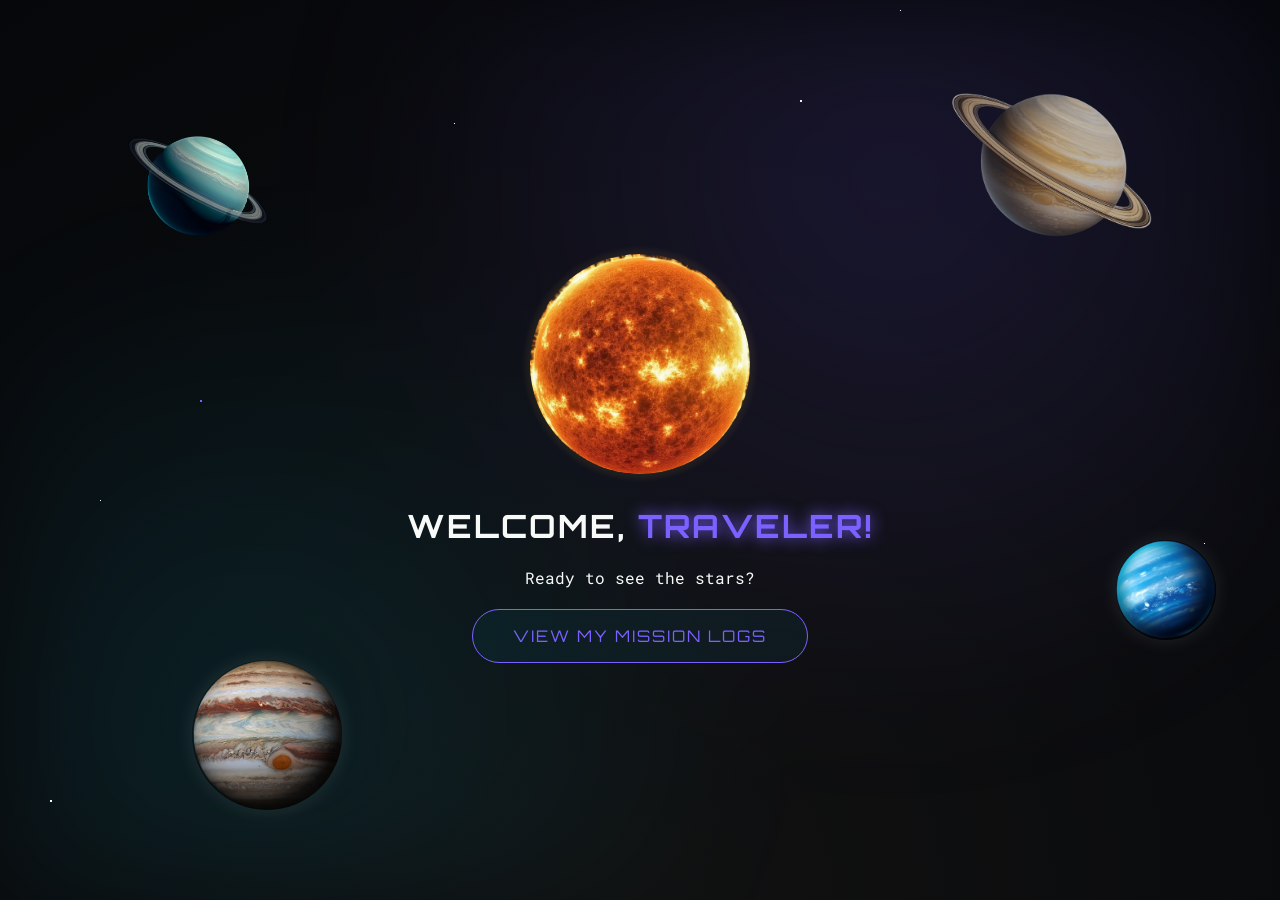
<file: index.html>
<!DOCTYPE html>
<html lang="en">

<head>
    <meta charset="UTF-8">
    <meta name="viewport" content="width=device-width, initial-scale=1.0">
    <title>Welcome, Traveler!</title>
    <link rel="icon" type="image/svg+xml" href="assets/images/urans.svg">
    <link rel="preconnect" href="https://fonts.googleapis.com">
    <link rel="preconnect" href="https://fonts.gstatic.com" crossorigin>
    <link
        href="https://fonts.googleapis.com/css2?family=Orbitron:wght@400..900&family=Roboto+Mono:ital,wght@0,100..700;1,100..700&display=swap"
        rel="stylesheet">
    <link rel="stylesheet" href="style.css">
</head>

<body>
    <div class="space-background">
        <div class="stars stars-small"></div>
        <div class="stars stars-medium"></div>
        <div class="stars stars-large"></div>
        <div class="galaxy-nebula"></div>

        <div class="floating-planet p-urans"></div>
        <div class="floating-planet p-jupiter"></div>
        <div class="floating-planet p-neptune"></div>
        <div class="floating-planet p-saturn"></div>
    </div>

    <div>
        <div class="hero">
            <div class="hero-content">
                <div class="profile-planet-wrap">
                    <div class="profile-planet-sun"></div> <img src="assets/images/sun.png" alt="Profile"
                        class="profile-planet-img">
                </div>
                <h1>Welcome, <span class="highlight">Traveler!</span></h1>
                <p class="tagline">Ready to see the stars?</p>
                <br>
                <a href="home.html" class="hero-btn">View My Mission Logs</a>
            </div>
        </div>

    </div>
</body>

</html>
</file>
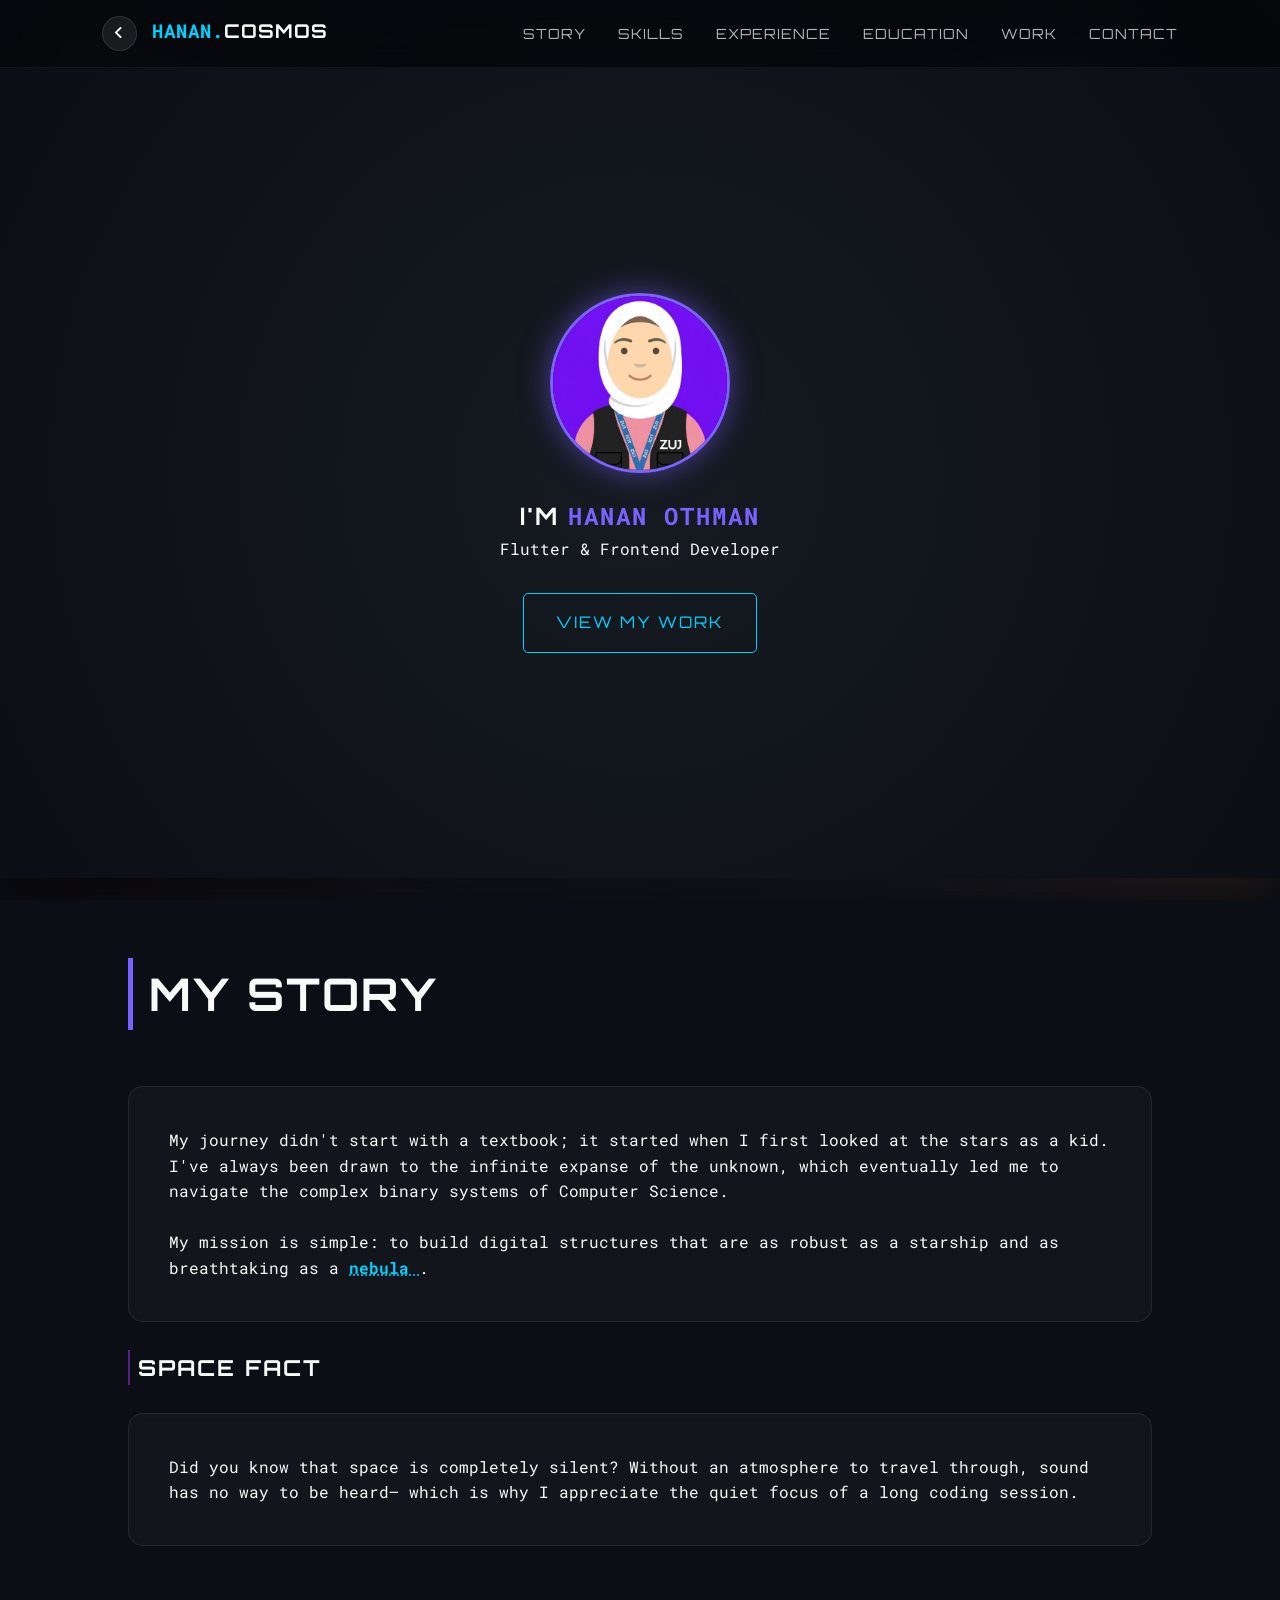
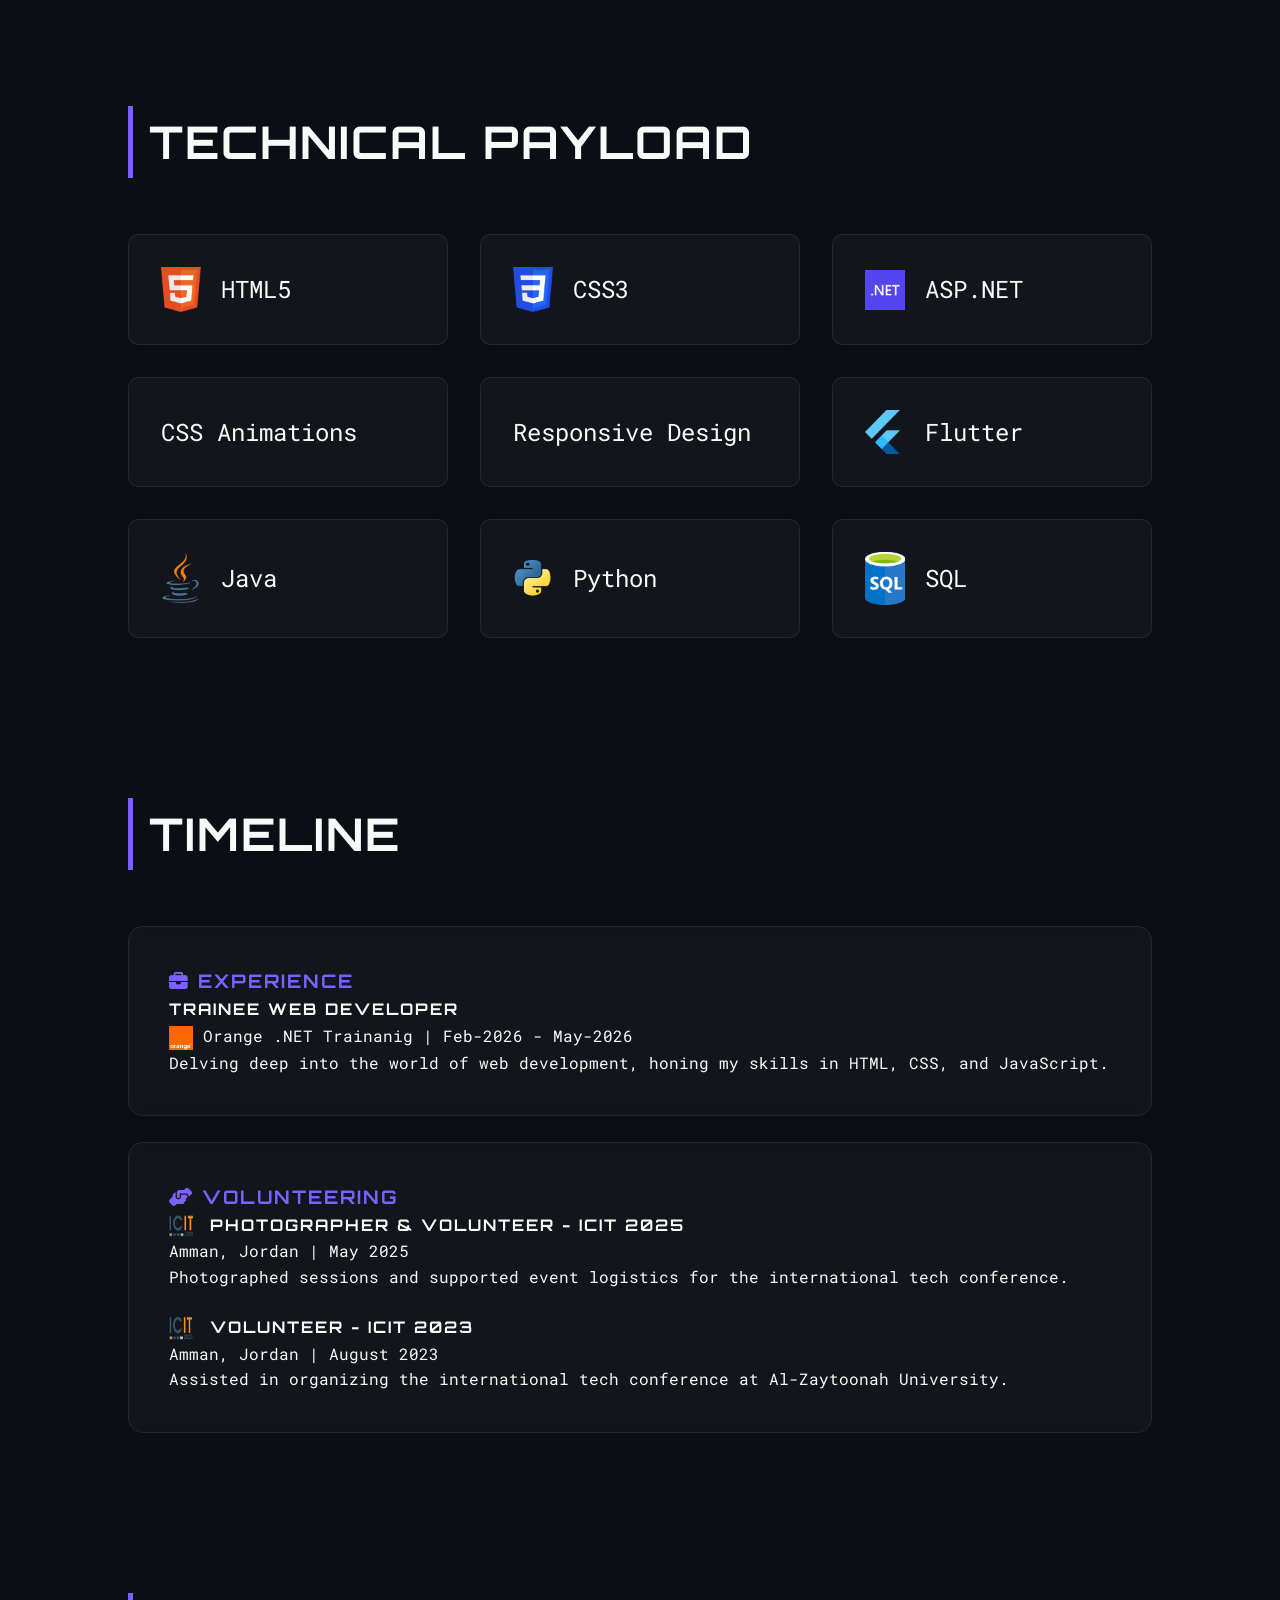
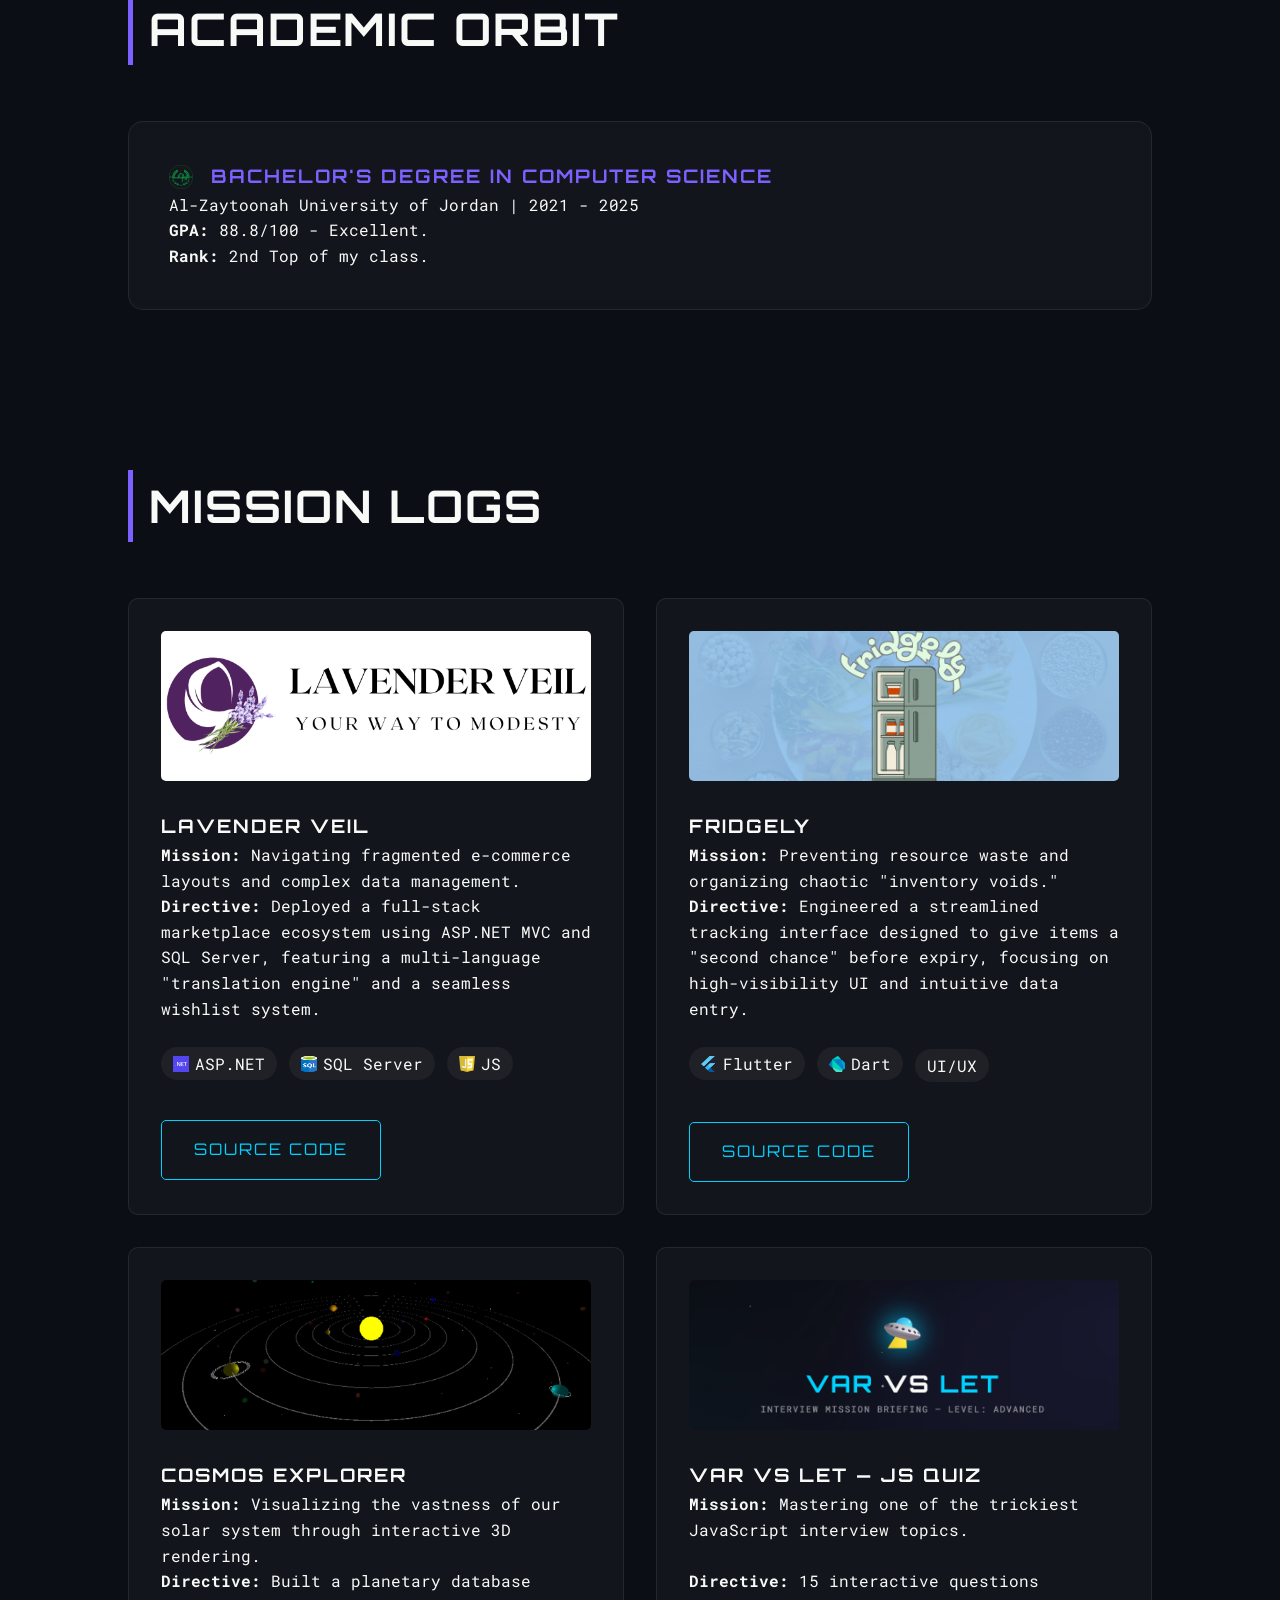
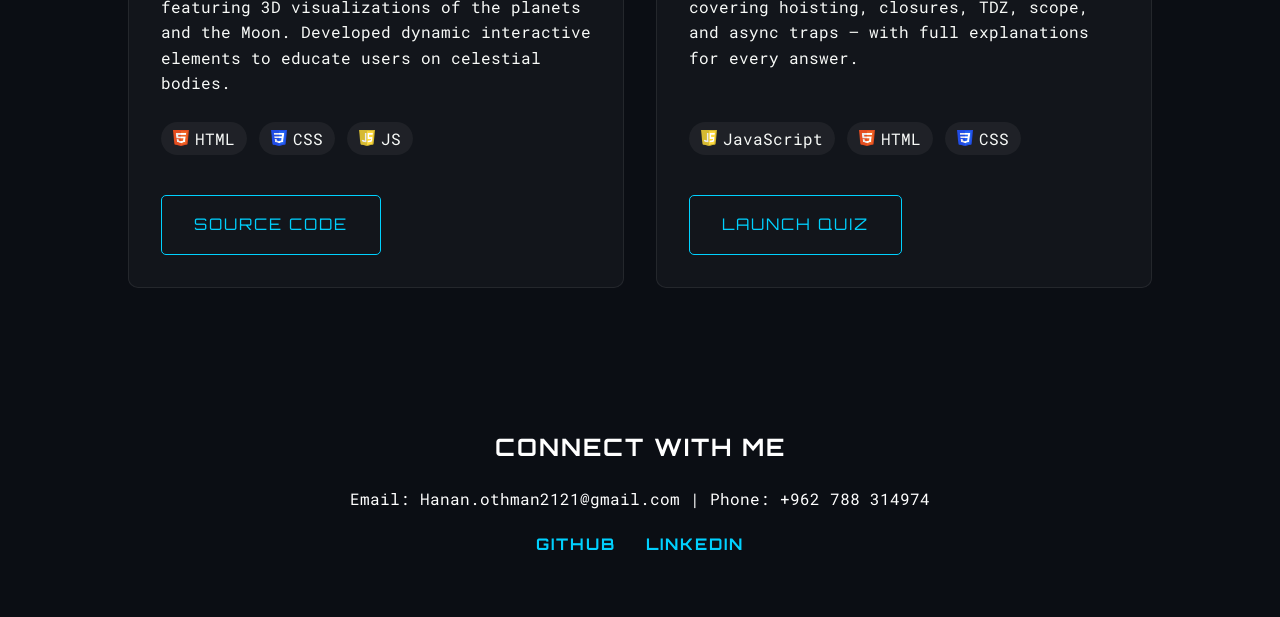
<file: home.html>
<!DOCTYPE html>
<html lang="en">

<head>
    <meta charset="UTF-8">
    <meta name="viewport" content="width=device-width, initial-scale=1.0">
    <link rel="stylesheet" href="https://cdnjs.cloudflare.com/ajax/libs/font-awesome/6.5.1/css/all.min.css">
    <title>Hanan Othman | Web Developer Portfolio</title>
    <link rel="icon" type="image/svg+xml" href="assets/images/urans.svg">
    <link rel="preconnect" href="https://fonts.googleapis.com">
    <link rel="preconnect" href="https://fonts.gstatic.com" crossorigin>
    <link
        href="https://fonts.googleapis.com/css2?family=Orbitron:wght@400..900&family=Roboto+Mono:ital,wght@0,100..700;1,100..700&display=swap"
        rel="stylesheet">
    <link rel="stylesheet" href="home.css">
</head>

<body>

    <!-- Space Background -->
    <div class="space-background">
        <div class="stars stars1"></div>
        <div class="stars stars2"></div>
        <div class="stars stars3"></div>
        <div class="stars stars4"></div>
        <div class="stars stars5"></div>
        <div class="stars stars6"></div>
        <div class="stars stars7"></div>
        <div class="stars stars8"></div>
        <div class="planet planet-earth"></div>
        <div class="planet planet-moon"></div>
        <div class="planet planet-mercury"></div>
        <div class="planet planet-venus"></div>
        <div class="planet planet-mars"></div>
        <div class="galaxy"></div>
        <div class="stars stars9"></div>
        <div class="stars stars10"></div>
        <div class="stars stars11"></div>
        <div class="stars stars12"></div>
        <div class="stars stars13"></div>
        <div class="stars stars14"></div>
        <div class="stars stars15"></div>
        <div class="stars stars16"></div>
        <div class="stars stars17"></div>
        <div class="stars stars18"></div>
        <div class="stars stars19"></div>
        <div class="stars stars20"></div>
    </div>


    <!-- Navbar -->
    <nav class="navbar">
        <div class="logo-container">
            <div class="back"><a href="index.html"><i class="fa-solid fa-angle-left"></i></a></div>
            <div class="logo-text"><span>HANAN.</span>COSMOS</div>
        </div>

        <input type="checkbox" id="nav-toggle" class="nav-toggle">
        <label for="nav-toggle" class="menu-icon">
            <i class="fa-solid fa-bars"></i>
        </label>

        <ul class="nav-links">
            <li><a href="#about">Story</a></li>
            <li><a href="#skills">Skills</a></li>
            <li><a href="#experience">Experience</a></li>
            <li><a href="#education">Education</a></li>
            <li><a href="#projects">Work</a></li>
            <li><a href="#contact">Contact</a></li>
        </ul>
    </nav>


    <main>
        <!-- Hero -->
        <section class="hero">
            <div class="hero-content">
                <div class="profile-container">
                    <img src="assets/images/hanan.png" alt="Your Name" class="profile-img">
                </div>
                <h1>I'm <span class="highlight">Hanan Othman</span></h1>
                <p class="tagline">Flutter & Frontend Developer</p>
                <a href="#projects" class="hero-btn">View My Work</a>
            </div>
        </section>

        <!-- About -->
        <section id="about" class="container">
            <h2 class="section-title">My Story</h2>
            <div class="glass-card">
                <p>My journey didn't start with a textbook; it started when I first looked at the stars as a kid. I've
                    always been drawn to the infinite expanse of the unknown, which eventually led me to navigate the
                    complex
                    binary systems of Computer Science.</p>

                <br>
                <p>My mission is simple: to build digital structures that are as robust as a
                    starship and as breathtaking as a
                    <span class="nebula-hover"> nebula
                        <img src="assets/images/nebula.jpg" alt="Nebula View" class="nebula-popup">
                    </span>.
                </p>
            </div>

            <h4 class="facts">Space Fact</h4>
            <div class="glass-card">
                <P>Did you know that space is completely silent? Without an atmosphere to travel through,
                    sound has no way to be heard— which is why I appreciate the quiet focus of a long coding session.
                </P>
            </div>
        </section>

        <!-- Skills -->
        <section id="skills" class="container">
            <h2 class="section-title">Technical Payload</h2>
            <div class="skills-grid">
                <div class="skill-card">
                    <img class="logo" src="assets/logos/HTML5.png" alt="HTML5"> HTML5
                </div>
                <div class="skill-card"><img class="logo" src="assets/logos/CSS3.png" alt="CSS3"> CSS3</div>
                <div class="skill-card"><img class="logo" src="assets/logos/NET_logo.png" alt="ASP.NET"> ASP.NET</div>
                <div class="skill-card">CSS Animations</div>
                <div class="skill-card">Responsive Design</div>
                <div class="skill-card"><img class="logo" src="assets/logos/flutter.png" alt="Flutter"> Flutter</div>
                <div class="skill-card"><img class="logo" src="assets/logos/java_logo.png" alt="Java"> Java</div>
                <div class="skill-card"><img class="logo" src="assets/logos/Python_logo.png" alt="Python"> Python</div>
                <div class="skill-card"><img class="logo" src="assets/logos/SQL.png" alt="SQL"> SQL</div>
            </div>
        </section>

        <!-- Experience -->
        <section id="experience" class="container">
            <h2 class="section-title">Timeline</h2>

            <div class="glass-card">
                <h3 class="highlight"><i class="fa-solid fa-briefcase"></i> Experience</h3>
                <div class="timeline-item">
                    <h4>Trainee Web Developer</h4>
                    <p class="tagline">
                        <img src="assets/logos/Orange.png" alt="orange logo" class="title-icon">Orange .NET Trainanig |
                        Feb-2026 - May-2026
                    </p>
                    <p>Delving deep into the world of web development, honing my skills in HTML, CSS, and JavaScript.
                    </p>
                </div>
            </div>

            <br>

            <div class="glass-card">
                <h3 class="highlight"><i class="fa-solid fa-handshake-angle"></i> Volunteering</h3>
                <div class="timeline-item">
                    <h4><img src="assets/logos/icit_25.png" alt="icit 2025" class="title-icon">
                        Photographer & Volunteer - ICIT 2025</h4>
                    <p class="tagline">Amman, Jordan | May 2025</p>
                    <p>Photographed sessions and supported event logistics for the international tech conference.</p>
                </div>
                <br>
                <div class="timeline-item">
                    <h4>
                        <img src="assets/logos/icit_23.png" alt="icit 2023" class="title-icon">
                        Volunteer - ICIT 2023
                    </h4>
                    <p class="tagline">Amman, Jordan | August 2023</p>
                    <p>Assisted in organizing the international tech conference at Al-Zaytoonah University.</p>
                </div>
            </div>
        </section>

        <!-- Education -->
        <section id="education" class="container">
            <h2 class="section-title">Academic Orbit</h2>
            <div class="glass-card">
                <div class="timeline-item">
                    <h3 class="highlight">
                        <img src="assets/logos/alzaytoonah_logo.png" alt="al zaytoonah logo" class="title-icon">
                        Bachelor's Degree in Computer Science
                    </h3>
                    <p class="tagline">Al-Zaytoonah University of Jordan | 2021 - 2025</p>
                    <p><strong>GPA:</strong> 88.8/100 - Excellent. <br><strong>Rank:</strong> 2nd Top of my class.</p>
                </div>
            </div>
        </section>

        <!-- ProjectS -->
        <section id="projects" class="container">
            <h2 class="section-title">Mission Logs</h2>
            <div class="project-grid">
                <article class="project-card">
                    <div class="project-img-container">
                        <img class="project-img" src="assets/images/lavenderVeil_light.png" alt="Lavender Veil">
                    </div>
                    <h3>Lavender Veil</h3>
                    <p><strong>Mission:</strong> Navigating fragmented e-commerce layouts and complex data management.
                        <br>
                        <strong>Directive:</strong> Deployed a full-stack marketplace ecosystem using ASP.NET MVC and
                        SQL Server,
                        featuring a multi-language "translation engine" and a seamless wishlist system.
                    </p>
                    <br>
                    <div class="project-tags">
                        <span><img src="assets/logos/NET_logo.png" alt="ASP.NET" class="tag-icon">ASP.NET</span>
                        <span><img src="assets/logos/SQL.png" alt="SQL" class="tag-icon">SQL Server</span>
                        <span><img src="assets/logos/js-logo.png" alt="JavaScript" class="tag-icon">JS</span>
                    </div>
                    <a href="https://github.com/h-othman1515/LavenderVeil.git" target="_blank"
                        class="project-link">Source Code</a>
                </article>

                <article class="project-card">
                    <div class="project-img-container">
                        <img class="project-img" src="assets/images/Fridgely.gif" alt="Fridgely">
                    </div>
                    <h3>Fridgely</h3>
                    <p><strong>Mission:</strong> Preventing resource waste and organizing chaotic "inventory voids."
                        <br>
                        <strong>Directive:</strong> Engineered a streamlined tracking interface designed to give items a
                        "second chance" before expiry, focusing on high-visibility UI and intuitive data entry.
                    </p>
                    <br>
                    <div class="project-tags">
                        <span><img src="assets/logos/flutter.png" alt="flutter" class="tag-icon">Flutter</span>
                        <span><img src="assets/logos/Dart-logo.png" alt="dart" class="tag-icon">Dart</span>
                        <span>UI/UX</span>
                    </div>
                    <a href="https://www.canva.com/design/DAHB-BuKvWk/hbBGMrFFMSYGSBeEhpwcSg/edit?utm_content=DAHB-BuKvWk&utm_campaign=designshare&utm_medium=link2&utm_source=sharebutton"
                        target="_blank" class="project-link">Source Code</a>
                </article>

                <article class="project-card">
                    <div class="project-img-container">
                        <img class="project-img" src="assets/images/space_exploration.png"
                            alt="Space Exploration Website">
                    </div>
                    <h3>Cosmos Explorer</h3>
                    <p><strong>Mission:</strong> Visualizing the vastness of our solar system through interactive 3D
                        rendering.
                        <br>
                        <strong>Directive:</strong> Built a planetary database featuring 3D visualizations of the
                        planets and the Moon. Developed dynamic interactive elements to educate users on
                        celestial bodies.
                    </p>
                    <br>
                    <div class="project-tags">
                        <span><img src="assets/logos/HTML5.png" alt="HTML5" class="tag-icon">HTML</span>
                        <span><img src="assets/logos/CSS3.png" alt="CSS3" class="tag-icon">CSS</span>
                        <span><img src="assets/logos/js-logo.png" alt="JavaScript" class="tag-icon">JS</span>
                    </div>
                    <a href="https://h-othman1515.github.io/space-exploration/index.html" target="_blank"
                        class="project-link">Source Code</a>
                </article>

                <article class="project-card">
                    <div class="project-img-container">
                        <img class="project-img" src="assets/images/js-quiz.png" alt="JS Quiz">
                    </div>
                    <h3>var vs let — JS Quiz</h3>
                    <p><strong>Mission:</strong> Mastering one of the trickiest JavaScript interview topics.
                        <br><br>
                        <strong>Directive:</strong> 15 interactive questions covering hoisting, closures,
                        TDZ, scope, and async traps — with full explanations for every answer.
                    </p>
                    <br><br>
                    <div class="project-tags">
                        <span><img src="assets/logos/js-logo.png" alt="JavaScript" class="tag-icon">JavaScript</span>
                        <span><img src="assets/logos/HTML5.png" alt="HTML" class="tag-icon">HTML</span>
                        <span><img src="assets/logos/CSS3.png" alt="CSS" class="tag-icon">CSS</span>
                    </div>
                    <a href="js-quiz.html" target="_blank" class="project-link">Launch Quiz</a>
                </article>
            </div>
        </section>
    </main>

    <!-- Footer -->
    <footer id="contact">
        <div class="footer-content">
            <h3>Connect with me</h3>
            <p>Email: Hanan.othman2121@gmail.com | Phone: +962 788 314974</p>
            <div class="socials">
                <a href="https://github.com/h-othman1515">GitHub</a>
                <a href="https://www.linkedin.com/in/hananothman">LinkedIn</a>
            </div>
        </div>
    </footer>

</body>

</html>
</file>
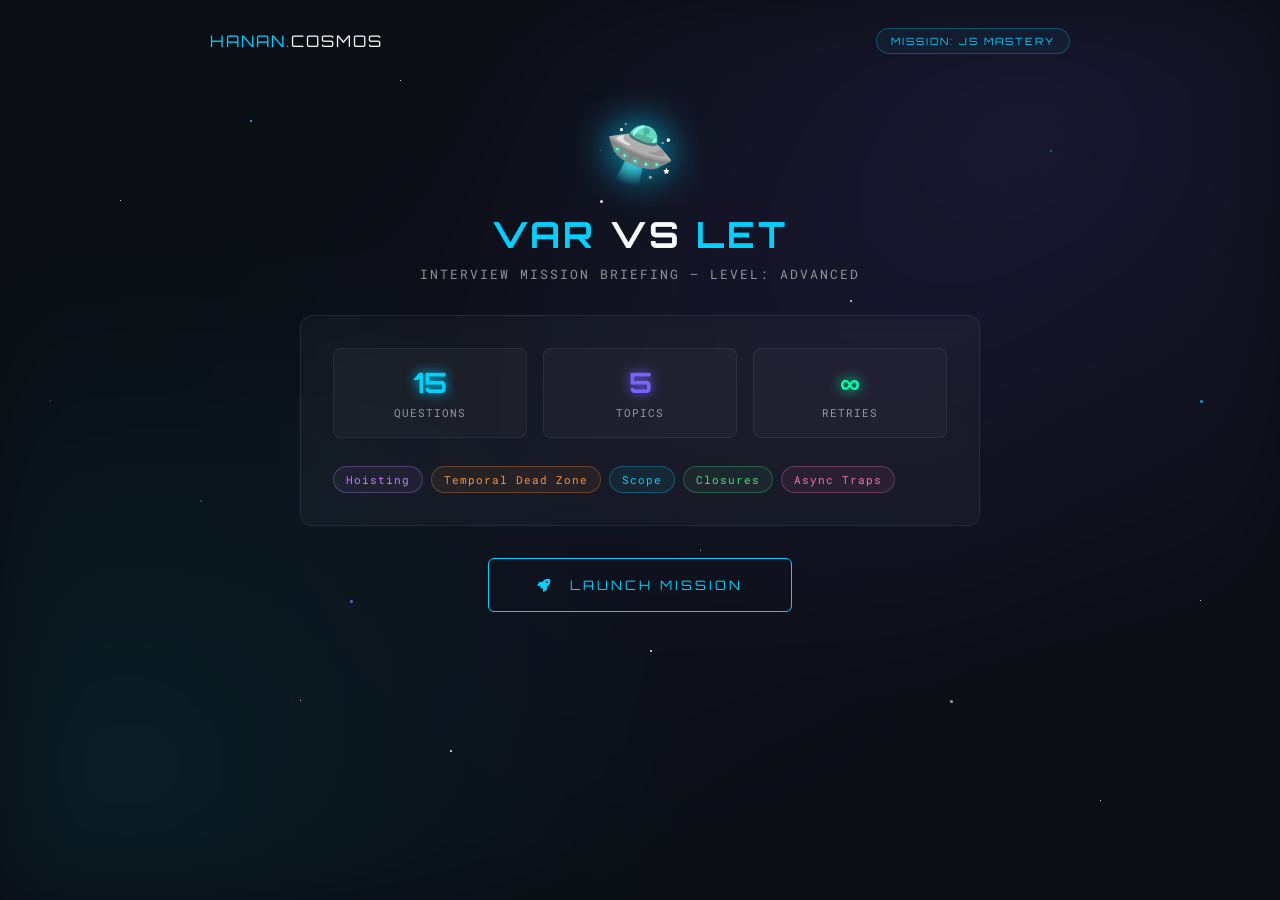
<file: js-quiz.html>
<!DOCTYPE html>
<html lang="en">
<head>
<meta charset="UTF-8">
<meta name="viewport" content="width=device-width, initial-scale=1.0">
<title>JS Quiz | var vs let — Mission Briefing</title>
<link rel="icon" type="image/svg+xml" href="assets/images/urans.svg">
<link rel="preconnect" href="https://fonts.googleapis.com">
<link rel="preconnect" href="https://fonts.gstatic.com" crossorigin>
<link href="https://fonts.googleapis.com/css2?family=Orbitron:wght@400;500;700;900&family=Roboto+Mono:wght@300;400;500;700&display=swap" rel="stylesheet">
<link rel="stylesheet" href="https://cdnjs.cloudflare.com/ajax/libs/font-awesome/6.5.1/css/all.min.css">

<style>
/* ─── Reset & Base ─── */
*, *::before, *::after { margin: 0; padding: 0; box-sizing: border-box; }

:root {
  --bg:        #0b0e14;
  --bg2:       #0f1319;
  --cyan:      #00d1ff;
  --purple:    #7b61ff;
  --green:     #00ffaa;
  --red:       #ff4d6d;
  --text:      #f8faf8;
  --muted:     rgba(248,250,248,0.55);
  --glass-bg:  rgba(255,255,255,0.03);
  --glass-bd:  rgba(255,255,255,0.08);
  --card-glow-c: rgba(0,209,255,0.15);
  --card-glow-p: rgba(123,97,255,0.15);
}

html { scroll-behavior: smooth; }

body {
  background: var(--bg);
  color: var(--text);
  font-family: 'Roboto Mono', monospace;
  min-height: 100vh;
  overflow-x: hidden;
  cursor: default;
  cursor: url('assets/cursors/Gemini_shipFlying.png'), auto;
}

a, button:hover {
    cursor: url('assets/cursors/Gemini_shipAction.png'), pointer;
}

/* ─── Stars Background ─── */
.space-bg {
  position: fixed; inset: 0; z-index: 0; pointer-events: none; overflow: hidden;
}

.stars {
  position: absolute; background: transparent; border-radius: 50%;
}
.s1 { width:1px; height:1px;
  box-shadow: 120px 200px #fff, 400px 80px #fff, 800px 350px rgba(255,255,255,0.7),
    1200px 600px #fff, 300px 700px #fff, 600px 150px rgba(255,255,255,0.5),
    900px 450px #fff, 150px 900px rgba(255,255,255,0.6), 1400px 250px #fff,
    700px 550px rgba(255,255,255,0.8), 1100px 800px #fff, 50px 400px rgba(255,255,255,0.4);
  animation: twinkle 6s infinite alternate;
}
.s2 { width:2px; height:2px;
  box-shadow: 250px 120px #00d1ff, 850px 300px rgba(255,255,255,0.9),
    1300px 500px #7b61ff, 450px 750px #fff, 1050px 150px rgba(0,209,255,0.6),
    650px 650px #fff, 200px 500px rgba(123,97,255,0.5);
  animation: twinkle 4s infinite 1s alternate;
}
.s3 { width:3px; height:3px;
  box-shadow: 600px 200px rgba(255,255,255,0.9), 1200px 400px rgba(0,209,255,0.8),
    350px 600px rgba(123,97,255,0.9), 950px 700px rgba(255,255,255,0.6);
  animation: twinkle 8s infinite 2s alternate;
}
.nebula-bg {
  position: absolute; inset: 0;
  background:
    radial-gradient(circle at 80% 15%, rgba(123,97,255,0.12) 0%, transparent 45%),
    radial-gradient(circle at 10% 85%, rgba(0,209,255,0.08) 0%, transparent 40%),
    radial-gradient(circle at 50% 50%, rgba(123,97,255,0.05) 0%, transparent 60%);
  filter: blur(40px);
}

@keyframes twinkle { from { opacity:.2; } to { opacity: .9; } }

/* ─── Page Layout ─── */
.page-wrap {
  position: relative; z-index: 1;
  min-height: 100vh;
  display: flex; flex-direction: column; align-items: center;
  padding: 0 16px 60px;
}

/* ─── Header ─── */
.quiz-header {
  width: 100%; max-width: 860px;
  padding: 28px 0 0;
  display: flex; align-items: center; justify-content: space-between;
  margin-bottom: 40px;
}

.logo-text {
  font-family: 'Orbitron', sans-serif;
  font-size: 16px; letter-spacing: 2px; text-transform: uppercase;
  color: var(--text);
}
.logo-text span { color: var(--cyan); }

.mission-badge {
  font-family: 'Orbitron', sans-serif;
  font-size: 10px; letter-spacing: 2px; text-transform: uppercase;
  color: var(--cyan);
  border: 1px solid rgba(0,209,255,0.3);
  padding: 6px 14px; border-radius: 20px;
  background: rgba(0,209,255,0.05);
}

/* ─── Intro Screen ─── */
.intro-screen {
  width: 100%; max-width: 680px;
  text-align: center;
  padding: 20px 0;
  animation: fadeUp .6s ease both;
}

.mission-icon {
  font-size: 56px; margin-bottom: 24px;
  filter: drop-shadow(0 0 20px var(--cyan));
  display: block;
}

.intro-screen h1 {
  font-family: 'Orbitron', sans-serif;
  font-size: clamp(22px, 4vw, 36px);
  letter-spacing: 3px; text-transform: uppercase;
  margin-bottom: 8px;
}
.intro-screen h1 span { color: var(--cyan); }

.intro-screen .subtitle {
  font-size: 13px; color: var(--muted); letter-spacing: 2px;
  text-transform: uppercase; margin-bottom: 32px;
}

.intro-card {
  background: var(--glass-bg);
  border: 1px solid var(--glass-bd);
  border-radius: 12px;
  padding: 32px;
  backdrop-filter: blur(8px);
  margin-bottom: 32px;
  text-align: left;
}

.stat-row {
  display: grid; grid-template-columns: repeat(3, 1fr); gap: 16px;
  margin-bottom: 28px;
}
.stat-item {
  background: rgba(255,255,255,0.03);
  border: 1px solid rgba(255,255,255,0.06);
  border-radius: 8px; padding: 16px 12px; text-align: center;
}
.stat-num {
  font-family: 'Orbitron', sans-serif;
  font-size: 28px; font-weight: 700;
  color: var(--cyan);
  text-shadow: 0 0 12px var(--cyan);
  display: block;
}
.stat-label { font-size: 11px; color: var(--muted); letter-spacing: 1px; text-transform: uppercase; }

.topics-list {
  display: flex; flex-wrap: wrap; gap: 8px;
}
.topic-tag {
  font-family: 'Roboto Mono', monospace;
  font-size: 11px; letter-spacing: 1px;
  padding: 5px 12px; border-radius: 20px;
  border: 1px solid;
}
.tag-hoist  { color: #c084fc; border-color: rgba(192,132,252,0.3); background: rgba(192,132,252,0.07); }
.tag-tdz    { color: #fb923c; border-color: rgba(251,146,60,0.3);  background: rgba(251,146,60,0.07); }
.tag-scope  { color: #00d1ff; border-color: rgba(0,209,255,0.3);   background: rgba(0,209,255,0.07); }
.tag-closure{ color: #4ade80; border-color: rgba(74,222,128,0.3);  background: rgba(74,222,128,0.07); }
.tag-async  { color: #f472b6; border-color: rgba(244,114,182,0.3); background: rgba(244,114,182,0.07); }

.launch-btn {
  font-family: 'Orbitron', sans-serif;
  font-size: 13px; letter-spacing: 3px; text-transform: uppercase;
  padding: 18px 48px;
  background: transparent;
  border: 1px solid var(--cyan);
  color: var(--cyan);
  border-radius: 6px;
  cursor: pointer;
  transition: all .4s ease;
  position: relative; overflow: hidden;
}
.launch-btn::before {
  content: ''; position: absolute; inset: 0;
  background: var(--cyan); transform: scaleX(0); transform-origin: left;
  transition: transform .4s ease; z-index: -1;
}
.launch-btn:hover { color: var(--bg); box-shadow: 0 0 25px var(--cyan); }
.launch-btn:hover::before { transform: scaleX(1); }

/* ─── Quiz Screen ─── */
.quiz-screen { width: 100%; max-width: 760px; display: none; }

/* Progress */
.progress-wrap { margin-bottom: 28px; }
.progress-meta {
  display: flex; justify-content: space-between; align-items: center;
  margin-bottom: 10px;
}
.progress-meta span {
  font-family: 'Orbitron', sans-serif;
  font-size: 11px; letter-spacing: 2px; text-transform: uppercase; color: var(--muted);
}
.progress-meta .q-counter { color: var(--cyan); }
.progress-track {
  height: 3px; background: rgba(255,255,255,0.08); border-radius: 2px; position: relative;
}
.progress-fill {
  height: 100%; background: linear-gradient(90deg, var(--purple), var(--cyan));
  border-radius: 2px; transition: width .5s cubic-bezier(.4,0,.2,1);
  box-shadow: 0 0 8px var(--cyan);
}

/* Category pill */
.cat-row {
  display: flex; align-items: center; gap: 10px; margin-bottom: 16px;
}
.cat-pill {
  font-family: 'Orbitron', sans-serif;
  font-size: 10px; letter-spacing: 2px; text-transform: uppercase;
  padding: 5px 14px; border-radius: 20px; border: 1px solid;
}

/* Question Card */
.q-card {
  background: var(--glass-bg);
  border: 1px solid var(--glass-bd);
  border-radius: 14px;
  padding: 36px;
  backdrop-filter: blur(8px);
  margin-bottom: 20px;
  animation: fadeUp .4s ease both;
  position: relative; overflow: hidden;
}
.q-card::before {
  content: ''; position: absolute; top: 0; left: 0; right: 0; height: 2px;
  background: linear-gradient(90deg, transparent, var(--purple), var(--cyan), transparent);
}

.q-num-label {
  font-family: 'Orbitron', sans-serif;
  font-size: 10px; letter-spacing: 3px; color: var(--muted);
  text-transform: uppercase; margin-bottom: 12px;
}

.q-title {
  font-family: 'Orbitron', sans-serif;
  font-size: clamp(14px, 2.5vw, 18px);
  font-weight: 500; letter-spacing: 1px;
  margin-bottom: 24px; line-height: 1.5;
}

/* Code Block */
.code-block {
  background: rgba(0,0,0,0.5);
  border: 1px solid rgba(255,255,255,0.1);
  border-left: 3px solid var(--purple);
  border-radius: 8px;
  padding: 20px 24px;
  font-family: 'Roboto Mono', monospace;
  font-size: 13px;
  line-height: 1.9;
  color: var(--text);
  margin-bottom: 28px;
  white-space: pre;
  overflow-x: auto;
  position: relative;
}
.code-block .kw  { color: #c084fc; }
.code-block .fn  { color: var(--cyan); }
.code-block .str { color: #4ade80; }
.code-block .num { color: #fb923c; }
.code-block .cm  { color: rgba(255,255,255,0.3); }
.code-lang {
  position: absolute; top: 8px; right: 12px;
  font-size: 10px; color: var(--muted); letter-spacing: 1px; text-transform: uppercase;
}

/* Options */
.options { display: flex; flex-direction: column; gap: 10px; }

.opt-btn {
  background: rgba(255,255,255,0.02);
  border: 1px solid rgba(255,255,255,0.08);
  border-radius: 8px;
  padding: 14px 20px;
  font-family: 'Roboto Mono', monospace;
  font-size: 13px;
  color: var(--text);
  cursor: pointer;
  text-align: left;
  transition: all .25s ease;
  display: flex; align-items: center; gap: 14px;
  position: relative; overflow: hidden;
}
.opt-index {
  font-family: 'Orbitron', sans-serif;
  font-size: 10px; font-weight: 700;
  width: 24px; height: 24px;
  border-radius: 50%; border: 1px solid rgba(255,255,255,0.2);
  display: flex; align-items: center; justify-content: center;
  flex-shrink: 0; transition: all .25s;
}
.opt-btn:hover:not(:disabled) {
  background: rgba(0,209,255,0.06);
  border-color: rgba(0,209,255,0.35);
  transform: translateX(4px);
}
.opt-btn:hover:not(:disabled) .opt-index {
  border-color: var(--cyan); color: var(--cyan);
}

.opt-btn.correct {
  background: rgba(0,255,170,0.08);
  border-color: rgba(0,255,170,0.5);
  color: #00ffaa;
  animation: pulseGreen .4s ease;
}
.opt-btn.correct .opt-index { background: #00ffaa; color: var(--bg); border-color: #00ffaa; }

.opt-btn.wrong {
  background: rgba(255,77,109,0.08);
  border-color: rgba(255,77,109,0.5);
  color: #ff4d6d;
}
.opt-btn.wrong .opt-index { background: #ff4d6d; color: var(--bg); border-color: #ff4d6d; }

.opt-btn.reveal {
  background: rgba(0,255,170,0.06);
  border-color: rgba(0,255,170,0.4);
  color: #00ffaa;
}
.opt-btn.reveal .opt-index { border-color: #00ffaa; color: #00ffaa; }

.opt-btn:disabled { cursor: default; transform: none; }

@keyframes pulseGreen {
  0%   { box-shadow: 0 0 0 0 rgba(0,255,170,.5); }
  70%  { box-shadow: 0 0 0 10px rgba(0,255,170,0); }
  100% { box-shadow: 0 0 0 0 rgba(0,255,170,0); }
}

/* Explanation */
.explanation {
  background: rgba(123,97,255,0.07);
  border: 1px solid rgba(123,97,255,0.2);
  border-left: 3px solid var(--purple);
  border-radius: 8px;
  padding: 20px 24px;
  margin-top: 16px;
  font-size: 13px;
  line-height: 1.85;
  color: rgba(248,250,248,0.85);
  display: none;
  animation: fadeUp .3s ease;
}
.explanation .exp-head {
  font-family: 'Orbitron', sans-serif;
  font-size: 10px; letter-spacing: 2px; color: var(--purple);
  text-transform: uppercase; margin-bottom: 10px;
  display: flex; align-items: center; gap: 6px;
}
.explanation strong { color: var(--text); font-weight: 500; }
.explanation code {
  background: rgba(0,0,0,0.4); padding: 2px 6px; border-radius: 4px;
  color: var(--cyan); font-size: 12px;
}

/* Bottom nav */
.q-nav {
  display: flex; justify-content: space-between; align-items: center;
  margin-top: 20px;
}
.score-live {
  font-family: 'Orbitron', sans-serif;
  font-size: 12px; letter-spacing: 2px; color: var(--muted);
}
.score-live span { color: var(--cyan); }

.next-btn {
  font-family: 'Orbitron', sans-serif;
  font-size: 11px; letter-spacing: 2px; text-transform: uppercase;
  padding: 12px 28px;
  background: transparent; border: 1px solid var(--cyan);
  color: var(--cyan); border-radius: 6px; cursor: pointer;
  transition: all .3s ease; opacity: 0; pointer-events: none;
}
.next-btn.visible { opacity: 1; pointer-events: all; }
.next-btn:hover { background: var(--cyan); color: var(--bg); box-shadow: 0 0 15px var(--cyan); }

/* ─── Results Screen ─── */
.results-screen {
  width: 100%; max-width: 680px;
  display: none; text-align: center;
  animation: fadeUp .6s ease both;
}

.results-title {
  font-family: 'Orbitron', sans-serif;
  font-size: clamp(18px, 3vw, 28px);
  letter-spacing: 3px; text-transform: uppercase;
  margin-bottom: 8px;
}
.results-subtitle { font-size: 13px; color: var(--muted); margin-bottom: 36px; }

.score-ring-wrap { position: relative; width: 180px; height: 180px; margin: 0 auto 36px; }
.score-ring-svg { transform: rotate(-90deg); }
.ring-track { fill: none; stroke: rgba(255,255,255,0.06); stroke-width: 8; }
.ring-fill  { fill: none; stroke-width: 8; stroke-linecap: round; transition: stroke-dashoffset 1.2s cubic-bezier(.4,0,.2,1); }
.score-ring-text {
  position: absolute; inset: 0; display: flex; flex-direction: column;
  align-items: center; justify-content: center;
}
.score-big {
  font-family: 'Orbitron', sans-serif;
  font-size: 40px; font-weight: 900; line-height: 1;
}
.score-denom { font-size: 13px; color: var(--muted); margin-top: 4px; }

.results-msg {
  font-family: 'Orbitron', sans-serif;
  font-size: 13px; letter-spacing: 2px; text-transform: uppercase;
  margin-bottom: 32px;
  padding: 12px 24px; border-radius: 6px; display: inline-block;
}

.stats-grid {
  display: grid; grid-template-columns: repeat(3,1fr); gap: 16px; margin-bottom: 32px;
}
.stat-box {
  background: var(--glass-bg); border: 1px solid var(--glass-bd);
  border-radius: 10px; padding: 20px 12px;
}
.stat-box .val {
  font-family: 'Orbitron', sans-serif; font-size: 26px; font-weight: 700;
  display: block; margin-bottom: 4px;
}
.stat-box .lbl { font-size: 11px; color: var(--muted); letter-spacing: 1px; text-transform: uppercase; }

.q-dots {
  display: flex; flex-wrap: wrap; gap: 8px; justify-content: center; margin-bottom: 32px;
}
.q-dot {
  width: 32px; height: 32px; border-radius: 50%;
  font-family: 'Orbitron', sans-serif; font-size: 10px; font-weight: 700;
  display: flex; align-items: center; justify-content: center;
  border: 1px solid;
}
.q-dot.c { background: rgba(0,255,170,.1); border-color: rgba(0,255,170,.5); color: #00ffaa; }
.q-dot.w { background: rgba(255,77,109,.1); border-color: rgba(255,77,109,.5); color: #ff4d6d; }

.results-btns { display: flex; gap: 16px; justify-content: center; flex-wrap: wrap; }

.btn-restart, .btn-home {
  font-family: 'Orbitron', sans-serif;
  font-size: 11px; letter-spacing: 2px; text-transform: uppercase;
  padding: 14px 32px; border-radius: 6px; cursor: pointer; transition: all .3s ease;
}
.btn-restart {
  background: transparent; border: 1px solid var(--cyan); color: var(--cyan);
}
.btn-restart:hover { background: var(--cyan); color: var(--bg); box-shadow: 0 0 20px var(--cyan); }
.btn-home {
  background: transparent; border: 1px solid rgba(255,255,255,0.15); color: var(--muted);
  text-decoration: none; display: inline-flex; align-items: center;
}
.btn-home:hover { border-color: var(--purple); color: var(--text); }

/* Explanation sub-sections */
.exp-section { margin-bottom: 16px; }
.exp-section:last-child { margin-bottom: 0; }

.exp-concept-title {
  font-family: 'Orbitron', sans-serif;
  font-size: 11px; letter-spacing: 2px; text-transform: uppercase;
  color: var(--cyan); margin-bottom: 8px;
  display: flex; align-items: center; gap: 6px;
}

.exp-section p {
  font-size: 13px; line-height: 1.85; color: rgba(248,250,248,0.82);
  margin-bottom: 8px;
}
.exp-section p:last-child { margin-bottom: 0; }

.exp-code {
  background: rgba(0,0,0,0.5);
  border-left: 2px solid rgba(123,97,255,0.4);
  border-radius: 0 6px 6px 0;
  padding: 12px 16px;
  font-family: 'Roboto Mono', monospace;
  font-size: 12px; line-height: 1.9;
  color: rgba(248,250,248,0.75);
  margin: 10px 0; white-space: pre;
  overflow-x: auto;
}

.wrong-item {
  font-size: 12px; line-height: 1.7;
  color: rgba(248,250,248,0.65);
  padding: 8px 12px;
  border-radius: 6px;
  background: rgba(255,255,255,0.02);
  border: 1px solid rgba(255,255,255,0.05);
  margin-bottom: 6px;
}
.wrong-item:last-child { margin-bottom: 0; }

.wrong-badge {
  font-family: 'Orbitron', sans-serif;
  font-size: 10px; letter-spacing: 1px;
  color: #ff4d6d;
  background: rgba(255,77,109,0.1);
  border: 1px solid rgba(255,77,109,0.25);
  border-radius: 4px;
  padding: 2px 8px; margin-right: 8px;
  display: inline-block;
}

.ans-correct {
  color: var(--green);
  text-shadow: 0 0 8px rgba(0,255,170,0.4);
}

/* ─── Animations ─── */
@keyframes fadeUp {
  from { opacity: 0; transform: translateY(20px); }
  to   { opacity: 1; transform: translateY(0); }
}

/* ─── Responsive ─── */
@media (max-width: 600px) {
  .q-card { padding: 24px 20px; }
  .stat-row, .stats-grid { grid-template-columns: repeat(3,1fr); }
  .code-block { font-size: 12px; padding: 16px; }
  .intro-card { padding: 24px; }
}
</style>
</head>

<body>

<!-- Stars Background -->
<div class="space-bg">
  <div class="stars s1"></div>
  <div class="stars s2"></div>
  <div class="stars s3"></div>
  <div class="nebula-bg"></div>
</div>

<div class="page-wrap">

  <!-- Header -->
  <header class="quiz-header">
    <div class="logo-text"><span>HANAN.</span>COSMOS</div>
    <div class="mission-badge">Mission: JS Mastery</div>
  </header>

  <!-- ═══ INTRO SCREEN ═══ -->
  <div class="intro-screen" id="introScreen">
    <span class="mission-icon">🛸</span>
    <h1><span>var</span> vs <span>let</span></h1>
    <p class="subtitle">Interview Mission Briefing — Level: Advanced</p>

    <div class="intro-card">
      <div class="stat-row">
        <div class="stat-item">
          <span class="stat-num">15</span>
          <span class="stat-label">Questions</span>
        </div>
        <div class="stat-item">
          <span class="stat-num" style="color:var(--purple);text-shadow:0 0 12px var(--purple)">5</span>
          <span class="stat-label">Topics</span>
        </div>
        <div class="stat-item">
          <span class="stat-num" style="color:var(--green);text-shadow:0 0 12px var(--green)">∞</span>
          <span class="stat-label">Retries</span>
        </div>
      </div>
      <div class="topics-list">
        <span class="topic-tag tag-hoist">Hoisting</span>
        <span class="topic-tag tag-tdz">Temporal Dead Zone</span>
        <span class="topic-tag tag-scope">Scope</span>
        <span class="topic-tag tag-closure">Closures</span>
        <span class="topic-tag tag-async">Async Traps</span>
      </div>
    </div>

    <button class="launch-btn" onclick="startQuiz()">
      <i class="fa-solid fa-rocket" style="margin-right:10px"></i> Launch Mission
    </button>
  </div>

  <!-- ═══ QUIZ SCREEN ═══ -->
  <div class="quiz-screen" id="quizScreen">

    <!-- Progress -->
    <div class="progress-wrap">
      <div class="progress-meta">
        <span class="q-counter" id="qCounter">01 / 15</span>
        <span id="scoreLabel">Score: 0</span>
      </div>
      <div class="progress-track">
        <div class="progress-fill" id="progressFill" style="width:0%"></div>
      </div>
    </div>

    <!-- Category -->
    <div class="cat-row">
      <span class="cat-pill" id="catPill">Hoisting</span>
    </div>

    <!-- Question Card -->
    <div class="q-card" id="qCard">
      <div class="q-num-label" id="qNumLabel">Mission 01 of 15</div>
      <div class="q-title" id="qTitle"></div>
      <div class="code-block" id="codeBlock"><span class="code-lang">JavaScript</span></div>
      <div class="options" id="optionsWrap"></div>
      <div class="explanation" id="explanation"></div>
    </div>

    <!-- Nav -->
    <div class="q-nav">
      <div class="score-live">Mission Score: <span id="scoreLive">0 / 0</span></div>
      <button class="next-btn" id="nextBtn" onclick="nextQuestion()">
        Next <i class="fa-solid fa-angle-right"></i>
      </button>
    </div>

  </div>

  <!-- ═══ RESULTS SCREEN ═══ -->
  <div class="results-screen" id="resultsScreen">
    <div class="results-title">Mission <span id="resultWord">Complete</span></div>
    <p class="results-subtitle" id="resultSub">Your JavaScript knowledge report</p>

    <div class="score-ring-wrap">
      <svg class="score-ring-svg" width="180" height="180" viewBox="0 0 180 180">
        <circle class="ring-track" cx="90" cy="90" r="76"/>
        <circle class="ring-fill" id="ringFill" cx="90" cy="90" r="76"
          stroke-dasharray="477.52" stroke-dashoffset="477.52"/>
      </svg>
      <div class="score-ring-text">
        <span class="score-big" id="scoreBig">0</span>
        <span class="score-denom" id="scoreDenom">/ 15</span>
      </div>
    </div>

    <div class="results-msg" id="resultsMsg"></div>

    <div class="stats-grid">
      <div class="stat-box">
        <span class="val" id="rCorrect" style="color:var(--green)">0</span>
        <span class="lbl">Correct</span>
      </div>
      <div class="stat-box">
        <span class="val" id="rWrong" style="color:var(--red)">0</span>
        <span class="lbl">Wrong</span>
      </div>
      <div class="stat-box">
        <span class="val" id="rPct" style="color:var(--cyan)">0%</span>
        <span class="lbl">Accuracy</span>
      </div>
    </div>

    <div class="q-dots" id="qDots"></div>

    <div class="results-btns">
      <button class="btn-restart" onclick="restartQuiz()">
        <i class="fa-solid fa-rotate-right" style="margin-right:8px"></i> Retry Mission
      </button>
      <a href="home.html" class="btn-home">
        <i class="fa-solid fa-house" style="margin-right:8px"></i> Back to Portfolio
      </a>
    </div>
  </div>

</div>

<script>
const CAT_STYLES = {
  'Hoisting':  { pill: 'tag-hoist',   color: '#c084fc' },
  'TDZ':       { pill: 'tag-tdz',     color: '#fb923c' },
  'Scope':     { pill: 'tag-scope',   color: '#00d1ff' },
  'Closure':   { pill: 'tag-closure', color: '#4ade80' },
  'Async':     { pill: 'tag-async',   color: '#f472b6' },
};

const LABELS = ['A', 'B', 'C', 'D'];

const questions = [
  {
    cat: 'Hoisting',
    title: 'What does this print?',
    code: `console.log(a)\nvar a = 10`,
    options: ['10', 'undefined', 'ReferenceError', 'SyntaxError'],
    answer: 1,
    explanation: `
      <div class="exp-section">
        <div class="exp-concept-title">🧠 What is Hoisting?</div>
        <p>Hoisting is JavaScript's behavior of <strong>moving declarations to the top</strong> of their scope before the code runs. Think of it like JS reads your whole file first, takes note of all <code>var</code> variables, and sets them to <code>undefined</code> — then runs the code line by line.</p>
      </div>
      <div class="exp-section">
        <div class="exp-concept-title">✅ Why the answer is <span class="ans-correct">undefined</span></div>
        <p>When JS sees <code>var a = 10</code>, it splits it into two steps:</p>
        <div class="exp-code">var a = undefined  // JS does this silently at the top\nconsole.log(a)    // → undefined (a exists but has no value yet)\na = 10            // now a gets the value 10</div>
        <p>So <code>a</code> exists when you log it — it just doesn't have its value yet. That's why you get <code>undefined</code>, not an error.</p>
      </div>
      <div class="exp-section">
        <div class="exp-concept-title">❌ Why the other answers are wrong</div>
        <div class="wrong-item"><span class="wrong-badge">A — 10</span> Wrong. <code>10</code> is the value assigned on line 2. But <code>console.log</code> runs on line 1, before the assignment. JS hoisted the declaration, not the value.</div>
        <div class="wrong-item"><span class="wrong-badge">C — ReferenceError</span> Wrong. A ReferenceError means "I have no idea what this variable is." But with <code>var</code>, JS already knows about <code>a</code> (it hoisted it). So no error — just <code>undefined</code>.</div>
        <div class="wrong-item"><span class="wrong-badge">D — SyntaxError</span> Wrong. A SyntaxError means your code is written incorrectly (like missing a bracket). This code is perfectly valid — it just has an unexpected output.</div>
      </div>`
  },
  {
    cat: 'TDZ',
    title: 'What happens here?',
    code: `console.log(a)\nlet a = 10`,
    options: ['undefined', '10', "ReferenceError: Cannot access 'a' before initialization", 'SyntaxError'],
    answer: 2,
    explanation: `
      <div class="exp-section">
        <div class="exp-concept-title">🧠 What is the Temporal Dead Zone (TDZ)?</div>
        <p>The TDZ is the "danger zone" that exists for <code>let</code> and <code>const</code> variables. Even though they are hoisted like <code>var</code>, they are <strong>NOT given a value</strong> — not even <code>undefined</code>. From the top of the scope until the line where you declare them, they're in the TDZ. Touch them there → crash.</p>
      </div>
      <div class="exp-section">
        <div class="exp-concept-title">✅ Why the answer is <span class="ans-correct">ReferenceError</span></div>
        <p><code>let a</code> is hoisted, but JS doesn't initialize it. When you try to use <code>a</code> on line 1, it exists in memory but has no value and no permission to be read. JS throws: <em>"I know about <code>a</code> but you're not allowed to touch it yet!"</em></p>
        <p>This is actually a good thing — it prevents you from accidentally using a variable before you meant to set it up.</p>
      </div>
      <div class="exp-section">
        <div class="exp-concept-title">❌ Why the other answers are wrong</div>
        <div class="wrong-item"><span class="wrong-badge">A — undefined</span> Wrong. That's what <code>var</code> would give you. <code>let</code> is stricter — it refuses to give you anything while it's in the TDZ, not even <code>undefined</code>.</div>
        <div class="wrong-item"><span class="wrong-badge">B — 10</span> Wrong. The value <code>10</code> is set on line 2. Line 1 runs first, and at that point <code>a</code> is still in the TDZ — no value exists yet.</div>
        <div class="wrong-item"><span class="wrong-badge">D — SyntaxError</span> Wrong. The code is written correctly, so no syntax problem. The error happens at runtime when the code actually tries to read <code>a</code>, not when JS is just reading the file.</div>
      </div>`
  },
  {
    cat: 'Scope',
    title: 'What is the output? (two lines)',
    code: `var x = 1\n\nfunction test() {\n  if (true) {\n    var x = 2\n  }\n  console.log(x)\n}\n\ntest()\nconsole.log(x)`,
    options: ['2  then  1', '1  then  1', '2  then  2', '1  then  2'],
    answer: 0,
    explanation: `
      <div class="exp-section">
        <div class="exp-concept-title">🧠 What is Function Scope vs Block Scope?</div>
        <p><strong>Function scope</strong> means a variable lives inside the whole function, no matter where inside the function you wrote it. <code>var</code> is function-scoped.<br><br>
        <strong>Block scope</strong> means a variable only lives inside the specific <code>{}</code> where it was written. <code>let</code> and <code>const</code> are block-scoped.<br><br>
        The key gotcha: an <code>if</code> block is NOT a new function — so <code>var</code> inside it leaks out to the whole function.</p>
      </div>
      <div class="exp-section">
        <div class="exp-concept-title">✅ Why the answer is <span class="ans-correct">2 then 1</span></div>
        <p>There are actually TWO separate <code>x</code> variables here — one global, one inside <code>test()</code>. Inside <code>test()</code>, <code>var x = 2</code> is hoisted to the top of the function (not just the <code>if</code> block). So when you log inside <code>test()</code>, the function's own <code>x</code> is <code>2</code>. The global <code>x = 1</code> was never touched, so the second log gives <code>1</code>.</p>
      </div>
      <div class="exp-section">
        <div class="exp-concept-title">❌ Why the other answers are wrong</div>
        <div class="wrong-item"><span class="wrong-badge">B — 1 then 1</span> Wrong. Inside <code>test()</code>, <code>var x = 2</code> creates a local <code>x</code> that shadows the global one. The inner log prints the local <code>x</code>, which is <code>2</code>.</div>
        <div class="wrong-item"><span class="wrong-badge">C — 2 then 2</span> Wrong. The inner <code>x = 2</code> only lives inside <code>test()</code>. It doesn't reach the global <code>x</code>. The outer <code>console.log(x)</code> reads the global one, which is still <code>1</code>.</div>
        <div class="wrong-item"><span class="wrong-badge">D — 1 then 2</span> Wrong. This would be true if the assignment inside the function changed the global — but it doesn't. <code>var x = 2</code> creates a new local variable, it doesn't overwrite the global one.</div>
      </div>`
  },
  {
    cat: 'TDZ',
    title: 'What happens here? (Shadowing + TDZ trap)',
    code: `let x = 10\n\nfunction test() {\n  console.log(x)\n  let x = 20\n}\n\ntest()`,
    options: ['10', '20', 'undefined', 'ReferenceError'],
    answer: 3,
    explanation: `
      <div class="exp-section">
        <div class="exp-concept-title">🧠 What is Shadowing?</div>
        <p>Shadowing is when a variable inside a function has the <strong>same name</strong> as a variable outside it. The inner one "shadows" (hides) the outer one. Once you declare a <code>let</code> inside a function, that name is now taken by the inner variable for the whole function — even for lines that appear before the declaration.</p>
      </div>
      <div class="exp-section">
        <div class="exp-concept-title">✅ Why the answer is <span class="ans-correct">ReferenceError</span></div>
        <p>This is the sneakiest trap! You might think JS will look up and find <code>x = 10</code> from the outer scope — but it won't. Why? Because the inner <code>let x = 20</code> already claimed the name <code>x</code> for this function. It's hoisted (but uninitialized) to the top of the function. So at the time of <code>console.log(x)</code>, the inner <code>x</code> exists in the TDZ. JS sees the inner <code>x</code>, not the outer one — and it's in the TDZ → ReferenceError.</p>
      </div>
      <div class="exp-section">
        <div class="exp-concept-title">❌ Why the other answers are wrong</div>
        <div class="wrong-item"><span class="wrong-badge">A — 10</span> Wrong. Your first instinct says "go look at the outer <code>x</code>." But the inner <code>let x</code> already shadowed it. The outer <code>x</code> is invisible inside this function now.</div>
        <div class="wrong-item"><span class="wrong-badge">B — 20</span> Wrong. <code>20</code> is what <code>x</code> will be after line 4 runs — but the log is on line 3, before the assignment. And since it's in the TDZ, you crash before ever getting to line 4.</div>
        <div class="wrong-item"><span class="wrong-badge">C — undefined</span> Wrong. <code>undefined</code> is what <code>var</code> would give during hoisting. <code>let</code> refuses to give even <code>undefined</code> while in the TDZ — it just throws an error.</div>
      </div>`
  },
  {
    cat: 'Closure',
    title: 'Classic closure trap — what prints?',
    code: `for (var i = 0; i < 3; i++) {\n  setTimeout(() => console.log(i), 0)\n}`,
    options: ['0  1  2', '3  3  3', '0  0  0', 'undefined undefined undefined'],
    answer: 1,
    explanation: `
      <div class="exp-section">
        <div class="exp-concept-title">🧠 What is a Closure?</div>
        <p>A closure is when a function "remembers" the variables from where it was created, even after that outer code has finished. The arrow function inside <code>setTimeout</code> is a closure — it holds a reference to <code>i</code>. But here's the key: it holds a <strong>reference</strong>, not a copy. It doesn't save the value of <code>i</code> at the moment it was created — it reads <code>i</code> whenever it actually runs.</p>
      </div>
      <div class="exp-section">
        <div class="exp-concept-title">✅ Why the answer is <span class="ans-correct">3  3  3</span></div>
        <p>Because <code>var i</code> is global/function-scoped, there is only ONE <code>i</code> in memory. All three <code>setTimeout</code> callbacks point to that same <code>i</code>. The loop runs super fast (in microseconds). By the time the callbacks actually fire, the loop is already done and <code>i</code> is now <code>3</code>. All three read that same final value of <code>3</code>.</p>
      </div>
      <div class="exp-section">
        <div class="exp-concept-title">❌ Why the other answers are wrong</div>
        <div class="wrong-item"><span class="wrong-badge">A — 0 1 2</span> Wrong. This is what you'd want and expect — but <code>var</code> only has one <code>i</code>. The callbacks don't capture a snapshot of <code>i</code>, they share the live variable. By the time they run, it's already <code>3</code>.</div>
        <div class="wrong-item"><span class="wrong-badge">C — 0 0 0</span> Wrong. There's no reason for <code>i</code> to be frozen at <code>0</code>. It's a shared variable that keeps changing — and by callback time it's <code>3</code>, not <code>0</code>.</div>
        <div class="wrong-item"><span class="wrong-badge">D — undefined</span> Wrong. <code>i</code> is declared with <code>var</code>, so it always has a number value. It starts at <code>0</code> and ends at <code>3</code>. It never becomes <code>undefined</code>.</div>
      </div>`
  },
  {
    cat: 'Closure',
    title: 'Now with let — what prints?',
    code: `for (let i = 0; i < 3; i++) {\n  setTimeout(() => console.log(i), 0)\n}`,
    options: ['3  3  3', '0  0  0', '0  1  2', 'undefined undefined undefined'],
    answer: 2,
    explanation: `
      <div class="exp-section">
        <div class="exp-concept-title">🧠 How let fixes the closure trap</div>
        <p>When you use <code>let</code> in a <code>for</code> loop, JavaScript creates a <strong>brand new copy of <code>i</code> for each iteration</strong>. So iteration 1 has its own <code>i = 0</code>, iteration 2 has its own <code>i = 1</code>, and iteration 3 has its own <code>i = 2</code>. Each callback closes over its own separate <code>i</code> — not a shared one.</p>
      </div>
      <div class="exp-section">
        <div class="exp-concept-title">✅ Why the answer is <span class="ans-correct">0  1  2</span></div>
        <p>Each arrow function captures its own private copy of <code>i</code>. When the three callbacks finally run, they each read their own <code>i</code>: the first one prints <code>0</code>, the second <code>1</code>, the third <code>2</code>. This is exactly the behavior you'd naturally expect!</p>
        <p>💡 This is one of the biggest reasons modern JS prefers <code>let</code> over <code>var</code> in loops.</p>
      </div>
      <div class="exp-section">
        <div class="exp-concept-title">❌ Why the other answers are wrong</div>
        <div class="wrong-item"><span class="wrong-badge">A — 3 3 3</span> Wrong. That's the <code>var</code> behavior (previous question). With <code>let</code>, each iteration gets its own <code>i</code>, so they don't all end up reading the same final <code>3</code>.</div>
        <div class="wrong-item"><span class="wrong-badge">B — 0 0 0</span> Wrong. Each callback has a different <code>i</code> — not all the same <code>0</code>. They captured <code>0</code>, <code>1</code>, and <code>2</code> independently.</div>
        <div class="wrong-item"><span class="wrong-badge">D — undefined</span> Wrong. <code>let i</code> is initialized with a number at each iteration. It's never <code>undefined</code>.</div>
      </div>`
  },
  {
    cat: 'Scope',
    title: 'Nested scope — what prints?',
    code: `var a = 1\n\nfunction outer() {\n  var a = 2\n  function inner() {\n    console.log(a)\n  }\n  inner()\n}\n\nouter()`,
    options: ['1', '2', 'undefined', 'ReferenceError'],
    answer: 1,
    explanation: `
      <div class="exp-section">
        <div class="exp-concept-title">🧠 What is the Scope Chain?</div>
        <p>When JS looks up a variable, it searches in layers — like peeling an onion. It first checks the current function's scope. If not found, it goes one level up. Then another level up. All the way to global scope. This is called the <strong>scope chain</strong>.</p>
        <p>Also: JS uses <strong>lexical scoping</strong> — meaning it checks where the function was <em>written</em>, not where it was called. <code>inner()</code> was written inside <code>outer()</code>, so it can see <code>outer()</code>'s variables.</p>
      </div>
      <div class="exp-section">
        <div class="exp-concept-title">✅ Why the answer is <span class="ans-correct">2</span></div>
        <p><code>inner()</code> looks for <code>a</code>: not in its own scope → goes up to <code>outer()</code>'s scope → finds <code>a = 2</code> → done! It never needs to go up to global <code>a = 1</code> because it already found one closer.</p>
      </div>
      <div class="exp-section">
        <div class="exp-concept-title">❌ Why the other answers are wrong</div>
        <div class="wrong-item"><span class="wrong-badge">A — 1</span> Wrong. <code>inner()</code> finds <code>a = 2</code> in <code>outer()</code>'s scope first. It stops there and never reaches the global <code>a = 1</code>. The closest one wins.</div>
        <div class="wrong-item"><span class="wrong-badge">C — undefined</span> Wrong. <code>a</code> is definitely defined in the outer scope and has a value. There's no way to get <code>undefined</code> here.</div>
        <div class="wrong-item"><span class="wrong-badge">D — ReferenceError</span> Wrong. <code>a</code> exists! JS can find it by walking up the scope chain. A ReferenceError only happens when JS searches all the way up and finds nothing.</div>
      </div>`
  },
  {
    cat: 'Scope',
    title: 'What happens with this re-declaration?',
    code: `var a = 10\nlet a = 20`,
    options: ['a becomes 20', 'a stays 10', 'SyntaxError', 'ReferenceError'],
    answer: 2,
    explanation: `
      <div class="exp-section">
        <div class="exp-concept-title">🧠 var vs let — re-declaration rules</div>
        <p><code>var</code> is very relaxed — you can declare the same variable as many times as you want. JS won't complain at all.<br><br>
        <code>let</code> is strict — once a name is taken in a scope, you can't declare it again. And this rule also applies when mixing: if <code>var a</code> already exists, you can't then do <code>let a</code> in the same scope.</p>
      </div>
      <div class="exp-section">
        <div class="exp-concept-title">✅ Why the answer is <span class="ans-correct">SyntaxError</span></div>
        <p>This error is caught <em>before</em> any code runs — at parse time, when JS is reading the file. It sees both <code>var a</code> and <code>let a</code> in the same scope and says "nope, can't have two declarations with the same name when one is <code>let</code>." The whole script crashes before line 1 even executes.</p>
      </div>
      <div class="exp-section">
        <div class="exp-concept-title">❌ Why the other answers are wrong</div>
        <div class="wrong-item"><span class="wrong-badge">A — a becomes 20</span> Wrong. The code never runs at all — it crashes at parse time. There's no "a becomes 20" because the assignment on line 2 is never reached.</div>
        <div class="wrong-item"><span class="wrong-badge">B — a stays 10</span> Wrong. Same reason — code never runs. Even line 1 doesn't execute because the whole file is rejected before it starts.</div>
        <div class="wrong-item"><span class="wrong-badge">D — ReferenceError</span> Wrong. A ReferenceError happens at runtime when you try to use a variable that doesn't exist. This error is a SyntaxError — caught earlier, at parse time, before runtime even begins.</div>
      </div>`
  },
  {
    cat: 'Hoisting',
    title: 'Function hoisting vs variable hoisting — what prints?',
    code: `console.log(foo)\n\nvar foo = 10\n\nfunction foo() {\n  return 20\n}`,
    options: ['undefined', '10', '20', '[Function: foo]'],
    answer: 3,
    explanation: `
      <div class="exp-section">
        <div class="exp-concept-title">🧠 Two types of hoisting — and which wins</div>
        <p>There are two things JS hoists differently:<br><br>
        <strong>var hoisting:</strong> Only the name is hoisted, initialized as <code>undefined</code>.<br>
        <strong>function declaration hoisting:</strong> The ENTIRE thing is hoisted — name AND body. The function is fully available from line 1.<br><br>
        When both have the same name, <strong>function hoisting wins</strong>. JS processes function declarations first, and they take priority over <code>var</code>.</p>
      </div>
      <div class="exp-section">
        <div class="exp-concept-title">✅ Why the answer is <span class="ans-correct">[Function: foo]</span></div>
        <p>Before any code runs, JS hoists the function <code>foo</code> completely. The <code>var foo</code> declaration also gets hoisted, but the function wins the naming fight. So at the time <code>console.log(foo)</code> runs, <code>foo</code> is already the full function — not <code>undefined</code>, not <code>10</code>, not <code>20</code>.</p>
      </div>
      <div class="exp-section">
        <div class="exp-concept-title">❌ Why the other answers are wrong</div>
        <div class="wrong-item"><span class="wrong-badge">A — undefined</span> Wrong. <code>undefined</code> would be the answer if only <code>var foo</code> existed. But the function declaration is also there — and it wins, so <code>foo</code> starts as the function.</div>
        <div class="wrong-item"><span class="wrong-badge">B — 10</span> Wrong. <code>10</code> is assigned on line 3 — after the log. Even if the function didn't exist, you'd get <code>undefined</code>, not <code>10</code>.</div>
        <div class="wrong-item"><span class="wrong-badge">C — 20</span> Wrong. <code>20</code> is the return value of the function — but you'd need to actually call <code>foo()</code> to get that. Just logging <code>foo</code> shows the function itself, not what it returns.</div>
      </div>`
  },
  {
    cat: 'Scope',
    title: 'Scope + mutation — what prints?',
    code: `let a = 10\n\nfunction test() {\n  a = 20\n}\n\ntest()\nconsole.log(a)`,
    options: ['10', '20', 'undefined', 'ReferenceError'],
    answer: 1,
    explanation: `
      <div class="exp-section">
        <div class="exp-concept-title">🧠 Declaration vs Assignment — they're different!</div>
        <p><strong>Declaration</strong> = creating a new variable → <code>let a = 10</code><br>
        <strong>Assignment</strong> = changing an existing variable's value → <code>a = 20</code><br><br>
        Inside a function, if you just write <code>a = 20</code> (no <code>let</code>, <code>var</code>, or <code>const</code>), you are NOT creating a new variable. You're just updating the existing one that JS found by walking up the scope chain.</p>
      </div>
      <div class="exp-section">
        <div class="exp-concept-title">✅ Why the answer is <span class="ans-correct">20</span></div>
        <p>Inside <code>test()</code>, <code>a = 20</code> has no keyword in front of it. So JS looks up the scope chain, finds the outer <code>let a = 10</code>, and changes its value to <code>20</code>. When the function finishes and you log <code>a</code> outside, the outer <code>a</code> has been changed. It's now <code>20</code>.</p>
      </div>
      <div class="exp-section">
        <div class="exp-concept-title">❌ Why the other answers are wrong</div>
        <div class="wrong-item"><span class="wrong-badge">A — 10</span> Wrong. This would be right if <code>test()</code> created a new local <code>a</code> — but it doesn't. No declaration keyword means it modifies the outer one. The outer <code>a</code> is now <code>20</code>.</div>
        <div class="wrong-item"><span class="wrong-badge">C — undefined</span> Wrong. <code>a</code> was declared with <code>let</code> and given a value. It never becomes <code>undefined</code> — it just changes from <code>10</code> to <code>20</code>.</div>
        <div class="wrong-item"><span class="wrong-badge">D — ReferenceError</span> Wrong. <code>a</code> exists in the outer scope and <code>test()</code> can reach it. There's no missing variable — JS found it fine.</div>
      </div>`
  },
  {
    cat: 'Scope',
    title: 'Block scope leakage — what prints?',
    code: `{\n  var a = 10\n}\n\nconsole.log(a)`,
    options: ['10', 'undefined', 'ReferenceError', 'SyntaxError'],
    answer: 0,
    explanation: `
      <div class="exp-section">
        <div class="exp-concept-title">🧠 var doesn't respect blocks</div>
        <p>A "block" is any pair of curly braces <code>{}</code> — like in <code>if</code>, <code>for</code>, or just standalone <code>{}</code> like here. <code>let</code> and <code>const</code> are trapped inside their block. But <code>var</code> completely ignores blocks — it only respects function boundaries. So <code>var</code> inside a standalone block leaks right out to the surrounding scope.</p>
      </div>
      <div class="exp-section">
        <div class="exp-concept-title">✅ Why the answer is <span class="ans-correct">10</span></div>
        <p>The <code>{}</code> block is just decoration for <code>var</code>. The variable <code>a</code> escapes to the global scope and equals <code>10</code>. It's totally accessible outside the block.</p>
      </div>
      <div class="exp-section">
        <div class="exp-concept-title">❌ Why the other answers are wrong</div>
        <div class="wrong-item"><span class="wrong-badge">B — undefined</span> Wrong. <code>a</code> was actually assigned <code>10</code>, not just declared. If only the declaration had run, you'd get <code>undefined</code> — but the assignment ran too.</div>
        <div class="wrong-item"><span class="wrong-badge">C — ReferenceError</span> Wrong. This would be the answer if <code>a</code> were declared with <code>let</code>. But <code>var</code> leaks out of the block, so <code>a</code> is accessible globally. No error.</div>
        <div class="wrong-item"><span class="wrong-badge">D — SyntaxError</span> Wrong. The code is perfectly valid JS. A standalone block is totally legal — it just doesn't do what you might expect.</div>
      </div>`
  },
  {
    cat: 'Scope',
    title: 'Now with let — what happens?',
    code: `{\n  let a = 10\n}\n\nconsole.log(a)`,
    options: ['10', 'undefined', 'ReferenceError', 'SyntaxError'],
    answer: 2,
    explanation: `
      <div class="exp-section">
        <div class="exp-concept-title">🧠 let stays inside its block</div>
        <p>Unlike <code>var</code>, <code>let</code> takes blocks seriously. A pair of curly braces <code>{}</code> is a real boundary for <code>let</code>. The variable lives and dies inside that block. Once the closing <code>}</code> is passed, the variable is gone — completely invisible to the outside world.</p>
      </div>
      <div class="exp-section">
        <div class="exp-concept-title">✅ Why the answer is <span class="ans-correct">ReferenceError</span></div>
        <p><code>let a</code> was created inside <code>{}</code> and stays there. When <code>console.log(a)</code> runs outside the block, JS searches for <code>a</code> and finds nothing. It's like the variable never existed from outside's perspective → ReferenceError.</p>
        <p>💡 This is actually the correct, safe behavior — it prevents "accidental global" bugs that <code>var</code> causes.</p>
      </div>
      <div class="exp-section">
        <div class="exp-concept-title">❌ Why the other answers are wrong</div>
        <div class="wrong-item"><span class="wrong-badge">A — 10</span> Wrong. That's what <code>var</code> would give (previous question). <code>let</code> is block-scoped and won't leak outside the <code>{}</code>.</div>
        <div class="wrong-item"><span class="wrong-badge">B — undefined</span> Wrong. <code>undefined</code> means "the variable exists but has no value." Here, the variable doesn't exist at all outside the block — that's a full ReferenceError, not just <code>undefined</code>.</div>
        <div class="wrong-item"><span class="wrong-badge">D — SyntaxError</span> Wrong. The code is written correctly. A SyntaxError means invalid code structure. This code is valid — the error only happens at runtime when you try to read <code>a</code> outside its scope.</div>
      </div>`
  },
  {
    cat: 'Scope',
    title: 'Parameter shadowing — what prints?',
    code: `let a = 5\n\nfunction test(a) {\n  console.log(a)\n}\n\ntest(10)`,
    options: ['5', '10', 'undefined', 'ReferenceError'],
    answer: 1,
    explanation: `
      <div class="exp-section">
        <div class="exp-concept-title">🧠 Function parameters are like local variables</div>
        <p>When you define a function with a parameter, that parameter name becomes a local variable inside the function — just like if you had written <code>let a = ...</code> at the top. It automatically shadows any outer variable with the same name. The parameter gets its value from whatever you pass in when you call the function.</p>
      </div>
      <div class="exp-section">
        <div class="exp-concept-title">✅ Why the answer is <span class="ans-correct">10</span></div>
        <p>When you call <code>test(10)</code>, the parameter <code>a</code> gets the value <code>10</code>. Inside the function, <code>a</code> refers to this parameter — not the outer <code>let a = 5</code>. The outer <code>a</code> is completely shadowed and hidden. So <code>console.log(a)</code> prints the parameter's value: <code>10</code>.</p>
      </div>
      <div class="exp-section">
        <div class="exp-concept-title">❌ Why the other answers are wrong</div>
        <div class="wrong-item"><span class="wrong-badge">A — 5</span> Wrong. The outer <code>a = 5</code> is shadowed by the parameter <code>a</code>. Inside the function, the outer one is invisible — the parameter takes over the name <code>a</code>.</div>
        <div class="wrong-item"><span class="wrong-badge">C — undefined</span> Wrong. The parameter <code>a</code> receives <code>10</code> from the function call. It's not missing a value — it was passed in. You'd get <code>undefined</code> if you called <code>test()</code> with no argument.</div>
        <div class="wrong-item"><span class="wrong-badge">D — ReferenceError</span> Wrong. <code>a</code> absolutely exists inside the function — it's the parameter. JS finds it immediately. No missing variable here.</div>
      </div>`
  },
  {
    cat: 'Async',
    title: 'Closure + async trap — what prints?',
    code: `function test() {\n  for (var i = 0; i < 3; i++) {\n    setTimeout(() => console.log(i), 100)\n  }\n}\n\ntest()`,
    options: ['0  1  2', '3  3  3', '0  0  0', '1  2  3'],
    answer: 1,
    explanation: `
      <div class="exp-section">
        <div class="exp-concept-title">🧠 How setTimeout actually works</div>
        <p><code>setTimeout</code> doesn't pause your code. It says "hey, run this function later" and then your code keeps running immediately. So the loop doesn't wait for the timeout — it completes all 3 iterations instantly, then the 3 callbacks run after 100ms. By then, the loop is ancient history.</p>
      </div>
      <div class="exp-section">
        <div class="exp-concept-title">✅ Why the answer is <span class="ans-correct">3  3  3</span></div>
        <p>Same trap as Q5, now with a delay. <code>var i</code> is scoped to the <code>test()</code> function — one shared variable. Here's the timeline:</p>
        <div class="exp-code">// What happens step by step:\n// t=0ms: loop runs, i goes 0→1→2→3, loop ends\n// t=100ms: all 3 callbacks fire, read i → it's 3\n// prints: 3, 3, 3</div>
        <p>The 100ms delay actually makes it more obvious — the loop DEFINITELY finished before the callbacks run. But even 0ms has the same result because JS is single-threaded and runs the loop to completion first.</p>
      </div>
      <div class="exp-section">
        <div class="exp-concept-title">❌ Why the other answers are wrong</div>
        <div class="wrong-item"><span class="wrong-badge">A — 0 1 2</span> Wrong. You'd need <code>let</code> for this. With <code>var</code>, there's only one <code>i</code> and it's <code>3</code> by the time anything runs.</div>
        <div class="wrong-item"><span class="wrong-badge">C — 0 0 0</span> Wrong. <code>i</code> doesn't freeze at <code>0</code>. It keeps incrementing until the loop exits at <code>3</code>.</div>
        <div class="wrong-item"><span class="wrong-badge">D — 1 2 3</span> Wrong. Close guess — but the loop runs from 0 to 2 (3 iterations), then exits with <code>i === 3</code>. The values 1, 2, 3 are not sequential snapshots — it's the same final value <code>3</code> read three times.</div>
      </div>`
  },
  {
    cat: 'Closure',
    title: 'IIFE fix — what prints?',
    code: `for (var i = 0; i < 3; i++) {\n  (function(i) {\n    setTimeout(() => console.log(i), 0)\n  })(i)\n}`,
    options: ['3  3  3', '0  1  2', '0  0  0', 'undefined undefined undefined'],
    answer: 1,
    explanation: `
      <div class="exp-section">
        <div class="exp-concept-title">🧠 What is an IIFE?</div>
        <p>An IIFE (say it like "iffy") stands for <strong>Immediately Invoked Function Expression</strong>. It's a function that you define and call in the same line. The pattern looks like: <code>(function() { ... })()</code>. The first <code>()</code> wraps the function, and the second <code>()</code> calls it immediately.</p>
        <p>The key superpower: each function call creates a brand-new scope with its own variables. So every iteration of the loop gets its own private copy of <code>i</code>.</p>
      </div>
      <div class="exp-section">
        <div class="exp-concept-title">✅ Why the answer is <span class="ans-correct">0  1  2</span></div>
        <p>Each loop iteration immediately calls the IIFE and passes the current value of <code>i</code> as an argument. Inside the IIFE, the parameter (also named <code>i</code>) gets a fresh copy of that value — <code>0</code>, then <code>1</code>, then <code>2</code>. Each IIFE creates a separate scope. The callbacks close over their IIFE's private <code>i</code>, not the shared loop variable.</p>
        <div class="exp-code">// Iteration 1: IIFE called with i=0 → callback captures 0\n// Iteration 2: IIFE called with i=1 → callback captures 1\n// Iteration 3: IIFE called with i=2 → callback captures 2\n// Result: 0, 1, 2 ✓</div>
        <p>💡 This was the go-to fix before <code>let</code> existed (pre-2015). Today, just use <code>let</code> in the loop and skip the IIFE.</p>
      </div>
      <div class="exp-section">
        <div class="exp-concept-title">❌ Why the other answers are wrong</div>
        <div class="wrong-item"><span class="wrong-badge">A — 3 3 3</span> Wrong. That's without the IIFE fix. The whole point of the IIFE is to break the shared-variable problem. Each callback now has its own scope, so they print different values.</div>
        <div class="wrong-item"><span class="wrong-badge">C — 0 0 0</span> Wrong. Each IIFE is called with a different value of <code>i</code>: <code>0</code>, <code>1</code>, <code>2</code>. They don't all get <code>0</code>.</div>
        <div class="wrong-item"><span class="wrong-badge">D — undefined</span> Wrong. The parameter <code>i</code> inside the IIFE always receives a number. It's never <code>undefined</code>.</div>
      </div>`
  }
];

let current = 0, score = 0, answered = false, results = [];

function startQuiz() {
  document.getElementById('introScreen').style.display = 'none';
  document.getElementById('quizScreen').style.display = 'block';
  renderQuestion();
}

function renderQuestion() {
  answered = false;
  const q = questions[current];
  const pct = (current / questions.length) * 100;

  // Progress
  document.getElementById('progressFill').style.width = pct + '%';
  const n = String(current + 1).padStart(2, '0');
  const t = String(questions.length).padStart(2, '0');
  document.getElementById('qCounter').textContent = `${n} / ${t}`;
  document.getElementById('qNumLabel').textContent = `Mission ${n} of ${t}`;
  document.getElementById('scoreLive').textContent = `${score} / ${current}`;
  document.getElementById('scoreLabel').textContent = `Score: ${score}`;

  // Category pill
  const pill = document.getElementById('catPill');
  const cs = CAT_STYLES[q.cat] || CAT_STYLES['Scope'];
  pill.className = 'cat-pill ' + cs.pill;
  pill.textContent = q.cat;

  // Q card re-animate
  const card = document.getElementById('qCard');
  card.style.animation = 'none';
  card.offsetHeight; // reflow
  card.style.animation = 'fadeUp .4s ease both';

  // Title
  document.getElementById('qTitle').textContent = q.title;

  // Code block — syntax-highlighted
  const cb = document.getElementById('codeBlock');
  cb.innerHTML = `<span class="code-lang">JavaScript</span>` + highlight(q.code);

  // Options
  const ow = document.getElementById('optionsWrap');
  ow.innerHTML = q.options.map((opt, i) => `
    <button class="opt-btn" onclick="pick(${i})" id="opt${i}">
      <span class="opt-index">${LABELS[i]}</span>
      <span>${escHtml(opt)}</span>
    </button>
  `).join('');

  // Explanation
  const exp = document.getElementById('explanation');
  exp.style.display = 'none';
  exp.innerHTML = q.explanation;

  // Next btn
  const nb = document.getElementById('nextBtn');
  nb.classList.remove('visible');
  nb.textContent = current === questions.length - 1 ? 'View Results ' : 'Next ';
  nb.innerHTML += `<i class="fa-solid fa-angle-right"></i>`;
}

function highlight(code) {
  return escHtml(code)
    .replace(/\b(var|let|const|function|return|for|if|true|false|new)\b/g, '<span class="kw">$1</span>')
    .replace(/\b(console|setTimeout)\b/g, '<span class="fn">$1</span>')
    .replace(/\b(\d+)\b/g, '<span class="num">$1</span>');
}

function escHtml(s) {
  return s.replace(/&/g,'&amp;').replace(/</g,'&lt;').replace(/>/g,'&gt;').replace(/"/g,'&quot;');
}

function pick(idx) {
  if (answered) return;
  answered = true;

  const q = questions[current];
  document.querySelectorAll('.opt-btn').forEach(b => b.disabled = true);

  if (idx === q.answer) {
    document.getElementById('opt'+idx).classList.add('correct');
    score++;
    results.push(true);
  } else {
    document.getElementById('opt'+idx).classList.add('wrong');
    document.getElementById('opt'+q.answer).classList.add('reveal');
    results.push(false);
  }

  document.getElementById('explanation').style.display = 'block';
  document.getElementById('scoreLive').textContent = `${score} / ${current + 1}`;
  document.getElementById('scoreLabel').textContent = `Score: ${score}`;

  const nb = document.getElementById('nextBtn');
  nb.classList.add('visible');
}

function nextQuestion() {
  current++;
  if (current >= questions.length) {
    showResults();
  } else {
    renderQuestion();
  }
}

function showResults() {
  document.getElementById('quizScreen').style.display = 'none';
  const rs = document.getElementById('resultsScreen');
  rs.style.display = 'block';

  const pct = Math.round((score / questions.length) * 100);
  const correct = results.filter(Boolean).length;
  const wrong = results.length - correct;

  document.getElementById('scoreBig').textContent = score;
  document.getElementById('scoreDenom').textContent = '/ ' + questions.length;
  document.getElementById('rCorrect').textContent = correct;
  document.getElementById('rWrong').textContent = wrong;
  document.getElementById('rPct').textContent = pct + '%';

  // Ring
  const circumference = 477.52;
  const ring = document.getElementById('ringFill');
  let ringColor, msgText, msgStyle, wordText;
  if (pct === 100) {
    ringColor = '#00ffaa'; msgText = '🏆 Perfect Score — Interview Ready!';
    msgStyle = 'background:rgba(0,255,170,.1);border:1px solid rgba(0,255,170,.3);color:#00ffaa;';
    wordText = 'Complete';
  } else if (pct >= 80) {
    ringColor = '#00d1ff'; msgText = '🛸 Excellent — Strong Understanding!';
    msgStyle = 'background:rgba(0,209,255,.1);border:1px solid rgba(0,209,255,.3);color:#00d1ff;';
    wordText = 'Success';
  } else if (pct >= 60) {
    ringColor = '#7b61ff'; msgText = '🌌 Good Work — Review Missed Missions';
    msgStyle = 'background:rgba(123,97,255,.1);border:1px solid rgba(123,97,255,.3);color:#7b61ff;';
    wordText = 'Partial';
  } else {
    ringColor = '#ff4d6d'; msgText = '☄️ Keep Practicing — You\'re Getting There!';
    msgStyle = 'background:rgba(255,77,109,.1);border:1px solid rgba(255,77,109,.3);color:#ff4d6d;';
    wordText = 'Aborted';
  }

  ring.setAttribute('stroke', ringColor);
  document.getElementById('scoreBig').style.color = ringColor;
  document.getElementById('scoreBig').style.textShadow = `0 0 20px ${ringColor}`;
  document.getElementById('resultsMsg').setAttribute('style', msgStyle);
  document.getElementById('resultsMsg').textContent = msgText;
  document.getElementById('resultWord').textContent = wordText;

  setTimeout(() => {
    const offset = circumference - (pct / 100) * circumference;
    ring.style.strokeDashoffset = offset;
  }, 100);

  // Dots
  const dotsWrap = document.getElementById('qDots');
  dotsWrap.innerHTML = results.map((r, i) =>
    `<div class="q-dot ${r ? 'c' : 'w'}" title="Q${i+1}: ${r ? 'Correct' : 'Wrong'}">${i+1}</div>`
  ).join('');
}

function restartQuiz() {
  current = 0; score = 0; answered = false; results = [];
  document.getElementById('resultsScreen').style.display = 'none';
  document.getElementById('ringFill').style.strokeDashoffset = '477.52';
  document.getElementById('quizScreen').style.display = 'block';
  renderQuestion();
}
</script>
</body>
</html>
</file>
<file: style.css>
body {
    background-color: #05070a;
    color: #f8faf8;
    font-family: 'Segoe UI', sans-serif;
    margin: 0;
    overflow-x: hidden;
    cursor: url('assets/cursors/Gemini_shipFlying.png'), auto;
    font-family: 'Roboto Mono', monospace;
}

a {
    cursor: url('assets/cursors/Gemini_shipAction.png'), pointer;
}
/* Fonts */
h1, h2, h3, 
.logo-text, 
.nav-links a, 
.hero-btn {
    font-family: 'Orbitron', sans-serif;
    text-transform: uppercase;
    letter-spacing: 2px;
}

p{
    font-family: 'Roboto Mono', monospace;
}

/* --- SPACE ENGINE --- */
.space-background {
    position: fixed;
    inset: 0;
    z-index: -1;
    background: radial-gradient(circle at bottom, #111, #05070a);
}

/* Starfields */
.stars {
    position: absolute;
    top: 0;
    left: 0;
    background: transparent;
}

/* Small Stars */
.stars-small {
    width: 1px;
    height: 1px;
    box-shadow: 454px 123px #fff, 1204px 543px #fff, 321px 900px #fff, 1800px 200px #fff, 900px 10px #fff, 100px 500px #fff, 1500px 800px #fff, 500px 1000px #fff;
    animation: starPulse 4s infinite alternate;
}

/* Medium Stars */
.stars-medium {
    width: 2px;
    height: 2px;
    box-shadow: 200px 400px #7b61ff, 800px 100px #fff, 1400px 600px #7b61ff, 50px 800px #fff;
    animation: starPulse 3s infinite 1s alternate;
}

/* Galaxy Effect */
.galaxy-nebula {
    position: absolute;
    width: 100%;
    height: 100%;
    background: radial-gradient(circle at 70% 20%, rgba(123, 97, 255, 0.15) 0%, transparent 50%),
        radial-gradient(circle at 20% 80%, rgba(0, 209, 255, 0.1) 0%, transparent 40%);
    filter: blur(60px);
}

/* --- PLANETS --- */
.floating-planet {
    position: absolute;
    border-radius: 50%;
    background-size: cover;
    background-position: center;
    box-shadow: inset -10px -10px 20px rgba(0, 0, 0, 0.8), 0 0 20px rgba(255, 255, 255, 0.1);
}

.p-urans {
    width: 140px;
    height: 100px;
    background-image: url('assets/images/urans.png');
    top: 15%;
    left: 10%;
    animation: float 25s infinite ease-in-out reverse;
    border-radius: 0;
    box-shadow: none;
}

.p-jupiter {
    width: 150px;
    height: 150px;
    background-image: url('assets/images/jupiter.png');
    bottom: 10%;
    left: 15%;
    animation: float 20s infinite ease-in-out 2s;
}

.p-neptune {
    width: 100px;
    height: 100px;
    background-image: url('assets/images/neptune.png');
    top: 60%;
    right: 5%;
    animation: float 18s infinite linear;
}

.p-saturn {
   width: 200px;
    height: 150px;
    background-image: url('assets/images/saturn.png');
    top: 10%;
    right: 10%;
    opacity: 0.7;
    animation: float 25s infinite ease-in-out reverse;
    border-radius: 0;
    box-shadow: none;
}

/* --- PROFILE PLANET --- */
.profile-planet-wrap {
    position: relative;
    width: 220px;
    height: 220px;
    margin: 0 auto 2rem;
}

.profile-planet-img {
    width: 100%;
    height: 100%;
    border-radius: 50%;
    object-fit: cover;
    position: relative;
    z-index: 2;
    box-shadow: inset -20px -20px 50px rgba(0, 0, 0, 0.9);
    animation: rotateSlow 60s linear infinite;
}

.profile-planet-sun {
    position: absolute;
    inset: -10px;
    background: radial-gradient(circle, #ffc861 0%, transparent 70%);
    border-radius: 50%;
    z-index: 1;
    animation: pulseGlow 4s infinite ease-in-out;
}

/* --- ANIMATIONS --- */
@keyframes float {

    0%,
    100% {
        transform: translate(0, 0) rotate(0deg);
    }

    33% {
        transform: translate(30px, -50px) rotate(5deg);
    }

    66% {
        transform: translate(-20px, 20px) rotate(-5deg);
    }
}

@keyframes starPulse {
    from {
        opacity: 0.2;
    }

    to {
        opacity: 0.8;
    }
}

@keyframes pulseGlow {

    0%,
    100% {
        transform: scale(1);
        opacity: 0.5;
    }

    50% {
        transform: scale(1.2);
        opacity: 0.8;
    }
}

@keyframes rotateSlow {
    from {
        transform: rotate(0deg);
    }

    to {
        transform: rotate(360deg);
    }
}

/* --- HERO & UI --- */
.hero {
    height: 100vh;
    display: flex;
    align-items: center;
    justify-content: center;
    text-align: center;
}

.highlight {
    color: #7b61ff;
    text-shadow: 0 0 15px #7b61ff;
}

.hero-btn {
    padding: 1rem 2.5rem;
    border: 1px solid #7b61ff;
    color: #7b61ff;
    text-decoration: none;
    border-radius: 50px;
    transition: all 0.4s cubic-bezier(0.175, 0.885, 0.32, 1.275);
    background: rgba(0, 209, 255, 0.05);
    backdrop-filter: blur(5px);
}

.hero-btn:hover {
    background: #7b61ff;
    color: #05070a;
    box-shadow: 0 0 30px #7b61ff;
}
</file>
<file: home.css>
/* Global */
* {
    margin: 0;
    padding: 0;
    box-sizing: border-box;
}

body {
    background-color: #0b0e14;
    color: #f8faf8;
    line-height: 1.6;
    overflow-x: hidden;
    position: relative;
    cursor: url('assets/cursors/Gemini_shipFlying.png'), auto;
}

a {
    cursor: url('assets/cursors/Gemini_shipAction.png'), pointer;
}

/* Fonts */
h1, h2, h3,h4, 
.logo-text, 
.nav-links a, 
.hero-btn, a {
    font-family: 'Orbitron', sans-serif;
    text-transform: uppercase;
    letter-spacing: 2px;
}

.tagline, p, .skill-card, .project-card p, span{
    font-family: 'Roboto Mono', monospace;
}

/* Planets Background */
.space-background {
    position: fixed;
    top: 0;
    left: 0;
    width: 100%;
    height: 100%;
    z-index: -1;
    overflow: hidden;
}

/* stars */
.stars {
    position: absolute;
    background: transparent;
}


.stars1 {
    width: 1px;
    height: 1px;
    box-shadow: 1024px 2048px white, 50px 100px white, 300px 500px rgba(255, 255, 255, 0.8);
    box-shadow: 1024px 2048px white, 50px 100px white, 300px 500px white, 800px 900px white;
    animation: starPulse 10s infinite;
}

.stars2 {
    width: 2px;
    height: 2px;
    box-shadow: 200px 300px #00d1ff, 700px 100px #00d1ff;
    animation: starPulse 7s infinite 1s;
}

.stars4 {
    width: 2px;
    height: 2px;
    box-shadow: 200px 400px #fff, 800px 100px #fff, 1400px 600px #fff, 50px 800px #fff;
    animation: starPulse 3s infinite alternate;
}

.stars5 {
    width: 1px;
    height: 1px;
    box-shadow: 500px 500px #fff, 1000px 1000px #fff, 1500px 1500px #fff;
    animation: starPulse 4s infinite alternate;
}

.stars6 {
    width: 1px;
    height: 1px;
    box-shadow: 500px 500px #fff, 1000px 1000px #fff, 1500px 1500px #fff;
    animation: starPulse 4s infinite alternate;
}

.stars7 {
    width: 2px;
    height: 2px;
    box-shadow: 200px 400px #fff, 800px 100px #fff, 1400px 600px #fff, 50px 800px #fff;
    animation: starPulse 3s infinite 1s alternate;
}

.stars8 {
    width: 3px;
    height: 3px;
    box-shadow: 1000px 1000px #fff, 1500px 1500px #fff, 2000px 2000px #fff;
    animation: starPulse 5s infinite alternate;
}

.stars9 {
    width: 1px;
    height: 1px;
    box-shadow: 500px 500px #fff, 1000px 1000px #fff, 1500px 1500px #fff;
    animation: starPulse 4s infinite alternate;
}

.stars10 {
    width: 2px;
    height: 2px;
    box-shadow: 200px 400px #fff, 800px 100px #fff, 1400px 600px #fff, 50px 800px #fff;
    animation: starPulse 3s infinite 1s alternate;
}

.stars11 {
    width: 3px;
    height: 3px;
    box-shadow: 1000px 1000px #fff, 1500px 1500px #fff, 2000px 2000px #fff;
    animation: starPulse 5s infinite alternate;
}

.stars12 {
    width: 1px;
    height: 1px;
    box-shadow: 1024px 2048px white, 50px 100px white, 300px 500px rgba(255, 255, 255, 0.8);
    box-shadow: 1024px 2048px white, 50px 100px white, 300px 500px white, 800px 900px white;
    animation: starPulse 10s infinite;
}

.stars13 {
    width: 2px;
    height: 2px;
    box-shadow: 200px 300px #00d1ff, 700px 100px #00d1ff;
    animation: starPulse 7s infinite 1s;
}

.stars14 {
    width: 2px;
    height: 2px;
    box-shadow: 200px 400px #fff, 800px 100px #fff, 1400px 600px #fff, 50px 800px #fff;
    animation: starPulse 3s infinite alternate;
}

.stars15 {
    width: 1px;
    height: 1px;
    box-shadow: 500px 500px #fff, 1000px 1000px #fff, 1500px 1500px #fff;
    animation: starPulse 4s infinite alternate;
}

.stars16 {
    width: 1px;
    height: 1px;
    box-shadow: 500px 500px #fff, 1000px 1000px #fff, 1500px 1500px #fff;
    animation: starPulse 4s infinite alternate;
}

.stars17 {
    width: 2px;
    height: 2px;
    box-shadow: 200px 400px #fff, 800px 100px #fff, 1400px 600px #fff, 50px 800px #fff;
    animation: starPulse 3s infinite 1s alternate;
}

.stars18 {
    width: 3px;
    height: 3px;
    box-shadow: 1000px 1000px #fff, 1500px 1500px #fff, 2000px 2000px #fff;
    animation: starPulse 5s infinite alternate;
}

.stars19 {
    width: 1px;
    height: 1px;
    box-shadow: 1024px 2048px white, 50px 100px white, 300px 500px rgba(255, 255, 255, 0.8);
    box-shadow: 1024px 2048px white, 50px 100px white, 300px 500px white, 800px 900px white;
    animation: starPulse 10s infinite;
}

.stars20 {
    width: 2px;
    height: 2px;
    box-shadow: 200px 300px #00d1ff, 700px 100px #00d1ff;
    animation: starPulse 7s infinite 1s;
}

.galaxy {
    position: absolute;
    top: 0;
    left: 0;
    width: 100%;
    height: 100%;
    background-image: url('assets/images/Galaxy.jpg');
    background-size: cover;
    background-position: center;
    opacity: 0.5;
    z-index: -1;
    filter: blur(20px);
}

/* Planets*/
.planet {
    position: absolute;
    width: 50px;
    height: 50px;
    background-size: cover;
    background-position: center;
    background-repeat: no-repeat;
}

.planet-earth {
    width: 300px;
    height: 300px;
    background: radial-gradient(circle at center, rgba(123, 97, 255, 0.1) 0%, rgba(123, 97, 255, 0) 70%);
    box-shadow: 0 0 100px rgba(126, 105, 228, 0.63);
    top: 10%;
    left: 70%;
    background-image: url("assets/images/earth.png");
    background-size: cover;
    background-position: center;
    background-repeat: no-repeat;
    border-radius: 50%;
    animation: rotateSlow 60s linear infinite;
}

.planet-moon {
    width: 80px;
    height: 77px;
    box-shadow: 0 0 20px rgba(255, 255, 255, 0.733);
    border-radius: 90%;
    top: 80%;
    left: 70%;
    animation: orbit 60s linear infinite;
    background-image: url("assets/images/moon.png");
    background-size: cover;
    background-position: center;
    background-repeat: no-repeat;
}

.planet-mercury {
    box-shadow: 0 0 20px rgba(67, 64, 64, 0.733);
    border-radius: 90%;
    background-image: url('assets/images/mercury.png');
    top: 20%;
    left: 10%;
    animation: float 15s infinite ease-in-out;
}

.planet-venus {
    box-shadow: 0 0 20px rgba(174, 75, 75, 0.733);
    border-radius: 90%;
    background-image: url('assets/images/venus.png');
    top: 40%;
    left: 30%;
    animation: float 20s infinite ease-in-out;
}

.planet-mars {
    width: 100px;
    height: 100px;
    background-image: url('assets/images/mars.png');
    bottom: 20%;
    left: 10%;
    box-shadow: 0 0 20px rgba(184, 115, 51, 0.5);
    border-radius: 50%;
    animation: float 30s infinite ease-in-out;
}

/* Animations */
@keyframes starPulse {
    from {
        opacity: 0.2;
    }

    to {
        opacity: 0.8;
    }
}

@keyframes orbit {
    0% {
        transform: translate(0, 0) rotate(0deg);
    }

    100% {
        transform: translate(300px, -300px) rotate(360deg);
    }
}

@keyframes float {

    0%,
    100% {
        transform: translate(0, 0) rotate(0deg);
    }

    33% {
        transform: translate(30px, -50px) rotate(5deg);
    }

    66% {
        transform: translate(-20px, 20px) rotate(-5deg);
    }
}

@keyframes rotateSlow {
    from {
        transform: rotate(0deg);
    }

    to {
        transform: rotate(360deg);
    }
}

/* ---- website elements ---- */
/* Nav */
.navbar {
    display: flex;
    justify-content: space-between;
    align-items: center;
    padding: 16px 8%;
    position: sticky;
    top: 0;
    background: rgba(5, 7, 10, 0.8);
    backdrop-filter: blur(12px);
    border-bottom: 1px solid rgba(255, 255, 255, 0.05);
    z-index: 1000;
}

/* Logo and Back */
.logo-container {
    display: flex;
    justify-content: space-between;
    gap: 15px;
}

.logo-text {
    font-weight: bold;
    font-size: 19px;
    letter-spacing: 1px;
    color: white;
}

.logo-text span {
    color: #00d1ff;
}


/* Back */
.back {
    display: flex;
    align-items: center;
    justify-content: center;
    width: 35px;
    height: 35px;
    background: rgba(255, 255, 255, 0.08);
    border: 1px solid rgba(255, 255, 255, 0.1);
    border-radius: 50%;
    transition: all 0.3s ease;
    cursor: pointer;
}

.back:hover {
    background: #00d1ff;
    box-shadow: 0 0 15px #00d1ff;
    transform: translateX(-3px);
}

.back a {
    text-decoration: none;
    color: white;
    font-size: 0.9rem;
    display: flex;
}

.back:hover a {
    color: #0b0e14;
}

/* Nav Links */
.nav-links {
    display: flex;
    list-style: none;
    gap: 32px;
}

.nav-links a {
    color: rgba(255, 255, 255, 0.7);
    text-decoration: none;
    font-size: 14px;
    text-transform: uppercase;
    letter-spacing: 1px;
    transition: all 0.4s ease;
}

.nav-links a:hover {
    color: #00d1ff;
    text-shadow: 0 0 8px #00d1ff;
}

/* Hero Section */
.hero {
    height: 90vh;
    display: flex;
    align-items: center;
    justify-content: center;
    text-align: center;
    background: radial-gradient(circle at center, #161b22 0%, #0b0e14 100%);
}

.profile-container {
    width: 180px;
    height: 180px;
    border-radius: 50%;
    border: 3px solid #7b61ff;
    margin: 0 auto 24px;
    box-shadow: 0 0 30px rgba(123, 97, 255, 0.5);
    overflow: hidden;
}

.profile-img {
    width: 100%;
    height: 100%;
    object-fit: cover;
}

.highlight {
    color: #7b61ff;
}

.hero-btn,
.project-link {
    display: inline-block;
    padding: 16px 32px;
    margin-top: 32px;
    border: 1px solid #00d1ff;
    color: #00d1ff;
    text-decoration: none;
    border-radius: 5px;
    transition: all 0.4s ease;
}

.hero-btn:hover,
.project-link:hover {
    background: #00d1ff;
    color: #0b0e14;
    box-shadow: 0 0 20px #00d1ff;
}


/* nebula */
.nebula-hover {
    position: relative;
    color: #00d1ff;
    cursor: help;
    font-weight: bold;
    text-decoration: underline dotted;
}

/* The hidden image */
.nebula-popup {
    position: absolute;
    bottom: 150%;
    left: 50%;
    transform: translateX(-50%) scale(0);
    width: 200px;
    height: auto;
    border-radius: 10px;
    border: 2px solid #00d1ff;
    box-shadow: 0 0 20px rgba(0, 209, 255, 0.5);
    transition: all 0.4s cubic-bezier(0.175, 0.885, 0.32, 1.275);
    pointer-events: none;
    z-index: 100;
    opacity: 0;
}

/* The Hover State */
.nebula-hover:hover .nebula-popup {
    transform: translateX(-50%) scale(1);
    opacity: 1;
}

/* Sections */
.container {
    padding: 80px 10%;
}

.section-title {
    margin-bottom: 56px;
    font-size: 45px;
    border-left: 5px solid #7b61ff;
    padding-left: 16px;
}

.facts {
    margin: 28px 0;
    font-size: 22px;
    border-left: 2.5px solid #56218f;
    padding-left: 8px;
}

.glass-card {
    background: rgba(255, 255, 255, 0.03);
    border: 1px solid rgba(255, 255, 255, 0.08);
    padding: 40px;
    border-radius: 15px;
    backdrop-filter: blur(5px);
}

/* Skills and Projects */
.skills-grid {
    display: grid;
    grid-template-columns: repeat(auto-fit, minmax(280px, 1fr));
    gap: 32px;
}

/* Project Grid Layout */
.project-grid {
    display: grid;
    gap: 32px;
    grid-template-columns:repeat(2, 1fr);
}

.skill-card,
.project-card {
    background: rgba(255, 255, 255, 0.03);
    border: 1px solid rgba(255, 255, 255, 0.08);
    padding: 32px;
    border-radius: 10px;
    transition: all 0.4s ease;
}

.skill-card{
    display: flex;
    align-items: center;
    justify-content: flex-start;
    gap: 20px;
    text-align: left;
    font-size: 24px;
}

.logo {
    width: 40px;
    height: auto;
    margin-bottom: 0;
    flex-shrink: 0;
    /* overflow: hidden; */
}

.project-card:hover {
    transform: translateY(-10px);
    border-color: #00d1ff;
}

.project-img {
    width: 100%;
    height: 150px;
    object-fit: cover;
    background: #1e2530;
    margin-bottom: 24px;
    border-radius: 5px;
}

/* footer */
footer {
    background-color: #0b0e14;
    padding: 60px 20px;
    text-align: center;
}

.footer-content {
    max-width: 800px;
    margin: 0 auto;
    color: white;
}

.footer-content h3 {
    font-size: 24px;
    margin-bottom: 20px;
}

.footer-content p {
    font-size: 16px;
    margin-bottom: 10px;
}

/* Socials linls */
.socials {
    display: flex;
    justify-content: center;
    margin-top: 20px;
}

.socials a {
    color: #00d1ff;
    margin: 0 15px;
    text-decoration: none;
    font-weight: bold;
    transition: 0.3s;
}

.socials a:hover {
    text-shadow: 0 0 10px #00d1ff;
}


/* Icons */
.tag-icon {
    width: 16px;
    height: 16px;
    vertical-align: middle;
    margin-right: 6px;
}

.title-icon {
    width: 24px;
    height: 24px;
    vertical-align: middle;
    margin-right: 10px;
}

.project-tags span {
    display: inline-flex;
    align-items: center;
    background: rgba(255, 255, 255, 0.05);
    padding: 4px 12px;
    border-radius: 20px;
    margin-right: 8px;
    margin-bottom: 8px;
}

/* Responsive (Mobile/Tablet) */
@media (max-width: 768px) {
    .project-grid {
        grid-template-columns: repeat(1, 1fr);
    }

    .nav-links {
        display: none;
    }

    .hero h1{
        font-size: 23px;
    }
}

.nav-toggle {
    display: none;
}

/*  menu */
.menu-icon {
    display: none; 
    color: white;
    font-size: 1.5rem;
    cursor: pointer;
}

@media (max-width: 768px) {
    .menu-icon {
        display: block;
    }

    .nav-links {
        display: none; 
        position: fixed;
        top: 60px; 
        left: 0;
        width: 100%;
        background: rgba(11, 14, 20, 0.95);
        flex-direction: column;
        padding: 20px 0;
    }
    
    .nav-toggle:checked ~ .nav-links {
        display: flex;
    }

}
</file>
